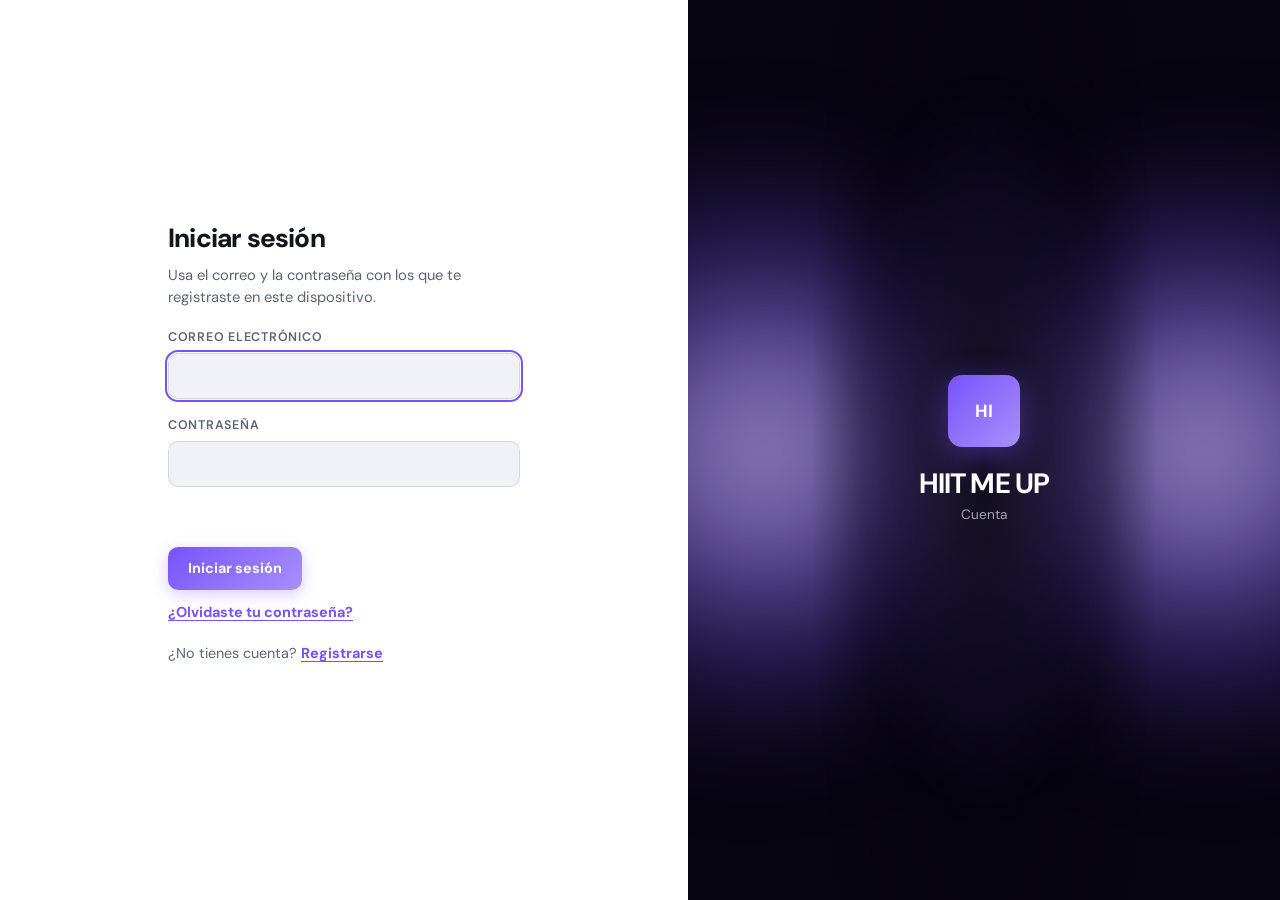
<file: index.html>
<!DOCTYPE html>
<html lang="en">
  <head>
    <meta charset="UTF-8" />
    <meta name="viewport" content="width=device-width, initial-scale=1, viewport-fit=cover" />
    <title data-i18n="page_title_dashboard">HIIT · Workout board</title>
    <meta
      name="description"
      content="HIIT workout board — scroll the row, tap a card for the full exercise list."
    />
    <link rel="preconnect" href="https://fonts.googleapis.com" />
    <link rel="preconnect" href="https://fonts.gstatic.com" crossorigin />
    <link
      href="https://fonts.googleapis.com/css2?family=DM+Sans:ital,opsz,wght@0,9..40,400;0,9..40,600;0,9..40,700;1,9..40,400&display=swap"
      rel="stylesheet"
    />
    <link rel="stylesheet" href="styles.css" />
    <script src="theme.js"></script>
    <script src="i18n.js"></script>
    <script src="user.js"></script>
    <script src="session-guard.js"></script>
  </head>
  <body>
    <header class="app-header">
      <div class="app-header-inner">
        <a class="brand brand--link" href="index.html">
          <div class="brand-mark" aria-hidden="true">HI</div>
          <div class="brand-text">
            <strong>HIIT ME UP</strong>
            <span data-i18n="brand_gym_floor">Gym floor sessions</span>
          </div>
        </a>
        <div class="app-header-search">
          <input
            type="search"
            id="dashboard-search"
            class="dashboard-search__input app-header-search__input"
            placeholder="Search by card ID"
            data-i18n-placeholder="search_placeholder"
            autocomplete="off"
            enterkeyhint="search"
            aria-label="Search by card ID"
            data-i18n-aria-label="search_aria"
          />
        </div>
        <div class="app-header-actions">
          <button type="button" class="theme-toggle" aria-label="Toggle color theme"></button>
          <a
            href="badges.html"
            class="header-badges-link"
            aria-label="Open badges"
            data-i18n-aria-label="header_badges_aria"
          >
            <svg
              class="header-badges-link__icon"
              width="22"
              height="22"
              viewBox="0 0 24 24"
              fill="none"
              stroke="currentColor"
              stroke-width="2"
              stroke-linecap="round"
              stroke-linejoin="round"
              aria-hidden="true"
              focusable="false"
            >
              <path d="M6 9H4.5a2.5 2.5 0 0 1 0-5H6" />
              <path d="M18 9h1.5a2.5 2.5 0 0 0 0-5H18" />
              <path d="M4 22h16" />
              <path d="M10 14.66V17c0 .55-.47.98-.97 1.21C7.85 18.75 7 20.24 7 22" />
              <path d="M14 14.66V17c0 .55.47.98.97 1.21C16.15 18.75 17 20.24 17 22" />
              <path d="M18 2H6v7a6 6 0 0 0 12 0V2Z" />
            </svg>
          </a>
          <div data-user-menu></div>
        </div>
      </div>
    </header>

    <div class="promo-banner-outer shell" id="promo-banner-outer" hidden>
      <div
        class="promo-banner"
        id="promo-banner"
        role="region"
        aria-labelledby="promo-banner-heading"
      >
        <p
          class="promo-banner__text"
          id="promo-banner-heading"
          data-i18n-html="promo_banner_html"
        >
          New: <strong>Badges</strong> — see the personal records you&rsquo;ve broken and keep beating your best.
        </p>
        <div class="promo-banner__actions">
          <a href="badges.html" class="promo-banner__cta" data-i18n="promo_view_badges">View badges</a>
          <button
            type="button"
            class="promo-banner__close"
            aria-label="Dismiss badges announcement"
            data-i18n-aria-label="promo_dismiss"
          >
            <svg
              class="promo-banner__close-icon"
              width="20"
              height="20"
              viewBox="0 0 24 24"
              aria-hidden="true"
              focusable="false"
            >
              <path
                fill="currentColor"
                d="M19 6.41L17.59 5 12 10.59 6.41 5 5 6.41 10.59 12 5 17.59 6.41 19 12 13.41 17.59 19 19 17.59 13.41 12z"
              />
            </svg>
          </button>
        </div>
      </div>
    </div>

    <main>
      <h1 class="page-heading" data-i18n="dash_heading">Workout dashboard</h1>

      <section
        class="home-section metrics-panel-section"
        aria-labelledby="metrics-heading"
        data-metrics-expanded="true"
      >
        <div class="shell">
          <div class="metrics-panel-surface">
            <div class="metrics-panel-header">
              <div class="section-title metrics-panel-header__title">
                <h2 id="metrics-heading" data-i18n="metrics_heading">Metrics</h2>
              </div>
              <button
                type="button"
                class="metrics-panel-chevron-btn"
                id="metrics-panel-toggle"
                aria-expanded="true"
                aria-controls="metrics-panel-content"
                aria-label="Collapse Metrics section"
              >
                <svg
                  class="metrics-panel-chevron"
                  width="22"
                  height="22"
                  viewBox="0 0 24 24"
                  aria-hidden="true"
                >
                  <path fill="currentColor" d="M7 10l5 5 5-5H7z" />
                </svg>
              </button>
            </div>
            <div id="metrics-panel-content" class="metrics-panel-content">
              <div
                class="heatmap-shell heatmap-section"
                role="region"
                aria-label="Completion calendar by day and time"
                data-i18n-aria-label="heatmap_section_aria"
              >
                <div id="completion-heatmap"></div>
              </div>
              <div class="heatmap-shell heatmap-section" role="region" aria-label="Muscle map" data-i18n-aria-label="bm_section_aria">
                <div id="body-map"></div>
              </div>
              <div class="metrics-shell">
                <div
                  class="metrics-grid"
                  id="metrics-grid"
                  role="region"
                  aria-label="Session counts"
                  data-i18n-aria-label="metrics_grid_aria"
                ></div>
              </div>
            </div>
          </div>
        </div>
      </section>

      <section class="home-section" aria-labelledby="completed-heading">
        <div class="shell">
          <div class="section-title">
            <h2 id="completed-heading" data-i18n="completed_heading">Completed</h2>
            <p data-i18n="completed_sub">
              Sessions where every exercise is marked done. They appear here automatically.
            </p>
          </div>
        </div>
        <div class="shell carousel-shell">
          <p class="section-empty" id="completed-empty" hidden data-i18n="completed_empty">
            No sessions completed yet.
          </p>
          <div class="carousel-breakout">
            <div
              class="carousel carousel--hiit"
              id="completed-track"
              tabindex="0"
              role="region"
              aria-label="Completed sessions — scroll horizontally"
              data-i18n-aria-label="carousel_completed_aria"
            ></div>
          </div>
        </div>
      </section>

      <section class="home-section" aria-labelledby="training-heading">
        <div class="shell">
          <div class="section-title">
            <h2 id="training-heading" data-i18n="training_heading">Your training blocks</h2>
            <p data-i18n="training_sub">
              Cards are numbered in order (#1, #2, …). Sessions still in progress stay here until every
              exercise is checked off.
            </p>
          </div>
        </div>
        <div class="shell carousel-shell">
          <p class="section-empty" id="training-empty" hidden data-i18n="training_empty">
            All sessions are complete — great work.
          </p>
          <div class="carousel-breakout">
            <div
              class="carousel carousel--hiit"
              id="cards-track"
              tabindex="0"
              role="region"
              aria-label="Active sessions — scroll horizontally, tap a card to open"
              data-i18n-aria-label="carousel_training_aria"
            ></div>
          </div>
        </div>
      </section>
    </main>

    <div data-site-footer></div>

    <div id="onboard-modal" class="onboard-modal" role="dialog" aria-modal="true" aria-labelledby="onboard-title" hidden>
      <div class="onboard-modal__backdrop"></div>
      <form id="form-onboard" class="onboard-modal__panel" novalidate>
        <div>
          <h2 id="onboard-title" class="onboard-modal__title" data-i18n="onboard_title">Almost there</h2>
          <p class="onboard-modal__lead" data-i18n="onboard_lead">Choose the level of complexity you want to train at.</p>
        </div>

        <div class="onboard-field">
          <div class="level-head">
            <label for="onboard-level" class="onboard-label" data-i18n="onboard_level_label">Level of complexity</label>
            <span id="onboard-level-text" class="level-readout" aria-hidden="true"></span>
          </div>
          <input id="onboard-level" class="level-range" type="range" min="1" max="5" step="1" value="3" />
          <div class="level-range-ends" aria-hidden="true">
            <span data-i18n="onboard_level_easy">Easy</span>
            <span data-i18n="onboard_level_hardcore">Hardcore</span>
          </div>
        </div>

        <button type="submit" class="profile-save onboard-submit" data-i18n="onboard_continue">Continue</button>
      </form>
    </div>

    <script src="level-slider.js"></script>
    <script src="onboarding.js"></script>
    <script src="promo-banner.js"></script>
    <script src="data.js"></script>
    <script src="progress.js"></script>
    <script src="heatmap.js"></script>
    <script src="bodymap-zones.js"></script>
    <script src="bodymap.js"></script>
    <script src="user-menu.js"></script>
    <script src="saved.js"></script>
    <script src="likes.js"></script>
    <script src="app.js"></script>
    <script src="footer.js"></script>
  </body>
</html>
</file>
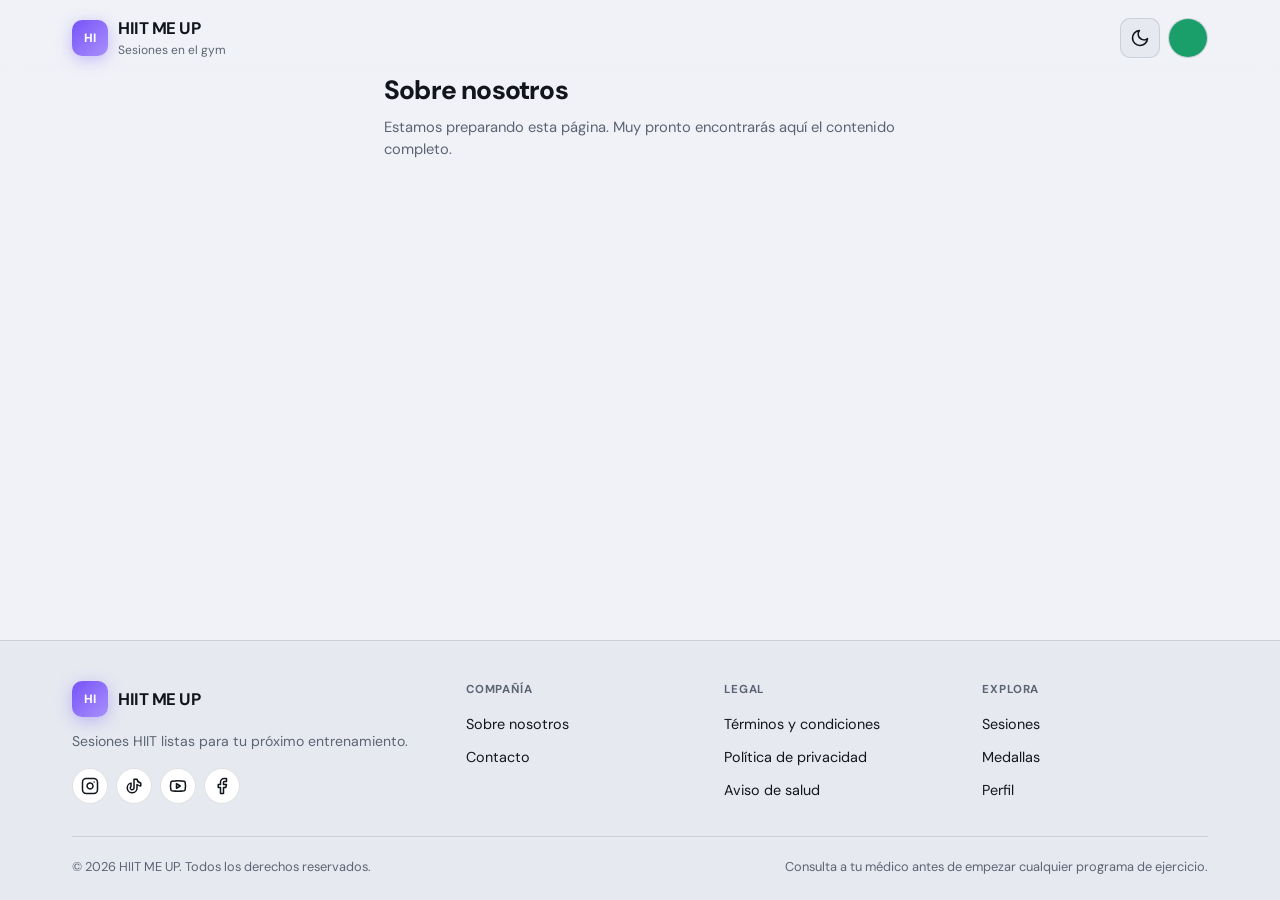
<file: about.html>
<!DOCTYPE html>
<html lang="es">
  <head>
    <meta charset="UTF-8" />
    <meta name="viewport" content="width=device-width, initial-scale=1, viewport-fit=cover" />
    <title data-i18n="page_title_about">Sobre nosotros · HIIT</title>
    <link rel="preconnect" href="https://fonts.googleapis.com" />
    <link rel="preconnect" href="https://fonts.gstatic.com" crossorigin />
    <link
      href="https://fonts.googleapis.com/css2?family=DM+Sans:ital,opsz,wght@0,9..40,400;0,9..40,600;0,9..40,700;1,9..40,400&display=swap"
      rel="stylesheet"
    />
    <link rel="stylesheet" href="styles.css" />
    <script src="theme.js"></script>
    <script src="i18n.js"></script>
  </head>
  <body class="profile-page">
    <header class="app-header">
      <div class="app-header-inner">
        <a class="brand brand--link" href="index.html">
          <div class="brand-mark" aria-hidden="true">HI</div>
          <div class="brand-text">
            <strong>HIIT ME UP</strong>
            <span data-i18n="brand_gym_floor">Sesiones en el gym</span>
          </div>
        </a>
        <div class="app-header-actions">
          <button type="button" class="theme-toggle" aria-label="Toggle color theme"></button>
          <div data-user-menu></div>
        </div>
      </div>
    </header>

    <main class="profile-main info-main">
      <h1 data-i18n="footer_about">Sobre nosotros</h1>
      <p class="profile-lead" data-i18n="info_placeholder">
        Estamos preparando esta página. Muy pronto encontrarás aquí el contenido completo.
      </p>
    </main>

    <div data-site-footer></div>

    <script src="user.js"></script>
    <script src="user-menu.js"></script>
    <script src="footer.js"></script>
  </body>
</html>
</file>
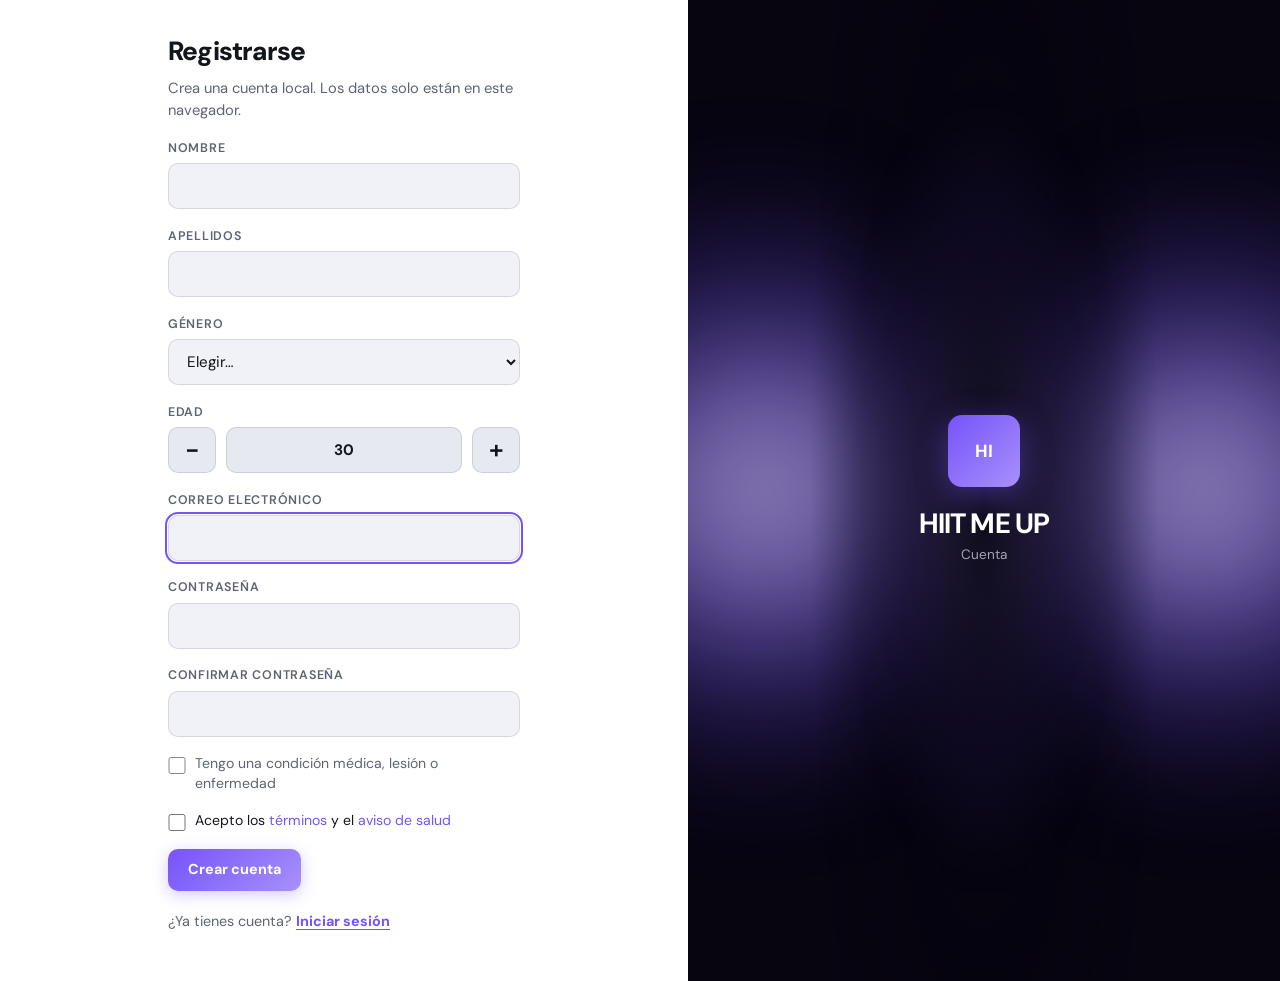
<file: auth.html>
<!DOCTYPE html>
<html lang="en">
  <head>
    <meta charset="UTF-8" />
    <meta name="viewport" content="width=device-width, initial-scale=1, viewport-fit=cover" />
    <title data-i18n="page_title_account">Account · HIIT</title>
    <link rel="preconnect" href="https://fonts.googleapis.com" />
    <link rel="preconnect" href="https://fonts.gstatic.com" crossorigin />
    <link
      href="https://fonts.googleapis.com/css2?family=DM+Sans:ital,opsz,wght@0,9..40,400;0,9..40,600;0,9..40,700;1,9..40,400&display=swap"
      rel="stylesheet"
    />
    <link rel="stylesheet" href="styles.css" />
    <script src="theme.js"></script>
    <script src="i18n.js"></script>
  </head>
  <body class="profile-page auth-page">
    <div class="auth-split">
      <main class="profile-main auth-main">
        <div class="auth-panels">
          <section id="auth-panel-login" class="auth-panel" aria-labelledby="auth-login-heading">
            <h1 id="auth-login-heading" class="auth-heading" data-i18n="auth_login_title">Log in</h1>
            <p class="profile-lead auth-lead" data-i18n="auth_login_lead">
              Use the email and password you signed up with on this device.
            </p>
            <form id="form-login" class="profile-form auth-form" novalidate>
              <div class="profile-field">
                <label for="login-email" data-i18n="auth_email">Email</label>
                <input id="login-email" name="email" type="email" autocomplete="username" required />
              </div>
              <div class="profile-field">
                <label for="login-password" data-i18n="auth_password">Password</label>
                <input id="login-password" name="password" type="password" autocomplete="current-password" required />
              </div>
              <p id="login-error" class="auth-error" role="alert" aria-live="polite"></p>
              <div class="profile-actions">
                <button type="submit" class="profile-save" data-i18n="auth_login_submit">Log in</button>
              </div>
            </form>
            <p class="auth-switch auth-forgot">
              <button type="button" class="auth-switch-btn" data-auth-show="forgot" data-i18n="auth_forgot_link">
                Forgot your password?
              </button>
            </p>
            <p class="auth-switch">
              <span data-i18n="auth_need_account">Need an account?</span>
              <button type="button" class="auth-switch-btn" data-auth-show="signup" data-i18n="auth_sign_up_btn">
                Sign up
              </button>
            </p>
          </section>

          <section id="auth-panel-signup" class="auth-panel" aria-labelledby="auth-signup-heading" hidden>
            <h1 id="auth-signup-heading" class="auth-heading" data-i18n="auth_signup_title">Sign up</h1>
            <form id="form-signup" class="profile-form auth-form" novalidate>
              <p class="profile-lead auth-lead" data-i18n="auth_signup_lead">
                Create a local account. Data stays in this browser only.
              </p>
              <div class="profile-field">
                <label for="signup-first-name" data-i18n="profile_first_name">First name</label>
                <input id="signup-first-name" type="text" autocomplete="given-name" maxlength="60" required />
              </div>
              <div class="profile-field">
                <label for="signup-last-name" data-i18n="profile_last_name">Last name</label>
                <input id="signup-last-name" type="text" autocomplete="family-name" maxlength="60" required />
              </div>
              <div class="profile-field">
                <label for="signup-gender" data-i18n="profile_gender">Gender</label>
                <select id="signup-gender">
                  <option value="" data-i18n="profile_select">Select…</option>
                  <option value="female" data-i18n="profile_gender_female">Female</option>
                  <option value="male" data-i18n="profile_gender_male">Male</option>
                  <option value="non-binary" data-i18n="profile_gender_nb">Non-binary</option>
                  <option value="other" data-i18n="profile_gender_other">Other</option>
                  <option value="prefer-not" data-i18n="profile_gender_prefer_not">Prefer not to say</option>
                </select>
              </div>
              <div class="onboard-field">
                <label for="signup-age" class="onboard-label" data-i18n="onboard_age_label">Age</label>
                <div class="onboard-stepper">
                  <button type="button" id="signup-age-dec" class="onboard-stepper__btn" aria-label="Decrease age" data-i18n-aria-label="onboard_age_dec">&minus;</button>
                  <input id="signup-age" class="onboard-stepper__input" type="number" inputmode="numeric" min="13" max="100" step="1" value="30" autocomplete="off" />
                  <button type="button" id="signup-age-inc" class="onboard-stepper__btn" aria-label="Increase age" data-i18n-aria-label="onboard_age_inc">+</button>
                </div>
                <p id="signup-age-error" class="auth-error" role="alert" aria-live="polite"></p>
              </div>
              <div class="profile-field">
                <label for="signup-email" data-i18n="auth_email">Email</label>
                <input id="signup-email" name="email" type="email" autocomplete="email" required />
              </div>
              <div class="profile-field">
                <label for="signup-password" data-i18n="auth_password">Password</label>
                <input id="signup-password" name="password" type="password" autocomplete="new-password" required minlength="8" />
              </div>
              <div class="profile-field">
                <label for="signup-password-confirm" data-i18n="auth_confirm_password">Confirm password</label>
                <input id="signup-password-confirm" name="passwordConfirm" type="password" autocomplete="new-password" required minlength="8" />
              </div>
              <div class="profile-field">
                <label class="onboard-check">
                  <input id="signup-health" type="checkbox" />
                  <span data-i18n="onboard_health_label">I have a medical condition, injury or illness</span>
                </label>
                <textarea
                  id="signup-health-notes"
                  rows="2"
                  maxlength="300"
                  hidden
                  placeholder="Tell us briefly (optional)"
                  data-i18n-placeholder="onboard_health_notes"
                  aria-label="Tell us briefly (optional)"
                  data-i18n-aria-label="onboard_health_notes"
                ></textarea>
              </div>
              <label class="onboard-check">
                <input id="signup-terms" type="checkbox" />
                <span data-i18n-html="onboard_terms">
                  I accept the <a href="terms.html" target="_blank" rel="noopener">terms</a> and the
                  <a href="health-disclaimer.html" target="_blank" rel="noopener">health disclaimer</a>
                </span>
              </label>
              <p id="signup-error" class="auth-error" role="alert" aria-live="polite"></p>
              <div class="profile-actions">
                <button type="submit" class="profile-save" data-i18n="auth_create_account">Create account</button>
              </div>
            </form>
            <p class="auth-switch">
              <span data-i18n="auth_have_account">Already have an account?</span>
              <button type="button" class="auth-switch-btn" data-auth-show="login" data-i18n="auth_login_btn">
                Log in
              </button>
            </p>
          </section>
          <section id="auth-panel-forgot" class="auth-panel" aria-labelledby="auth-forgot-heading" hidden>
            <h1 id="auth-forgot-heading" class="auth-heading" data-i18n="auth_forgot_title">Reset password</h1>
            <p class="profile-lead auth-lead" data-i18n="auth_forgot_lead">
              Accounts are stored only in this browser, so we can&rsquo;t send an email. Enter the email you signed up with
              and choose a new password.
            </p>
            <form id="form-forgot" class="profile-form auth-form" novalidate>
              <div class="profile-field">
                <label for="forgot-email" data-i18n="auth_email">Email</label>
                <input id="forgot-email" name="email" type="email" autocomplete="username" required />
              </div>
              <div class="profile-field">
                <label for="forgot-password" data-i18n="auth_new_password">New password</label>
                <input
                  id="forgot-password"
                  name="password"
                  type="password"
                  autocomplete="new-password"
                  required
                  minlength="8"
                />
              </div>
              <div class="profile-field">
                <label for="forgot-password-confirm" data-i18n="auth_confirm_password">Confirm password</label>
                <input
                  id="forgot-password-confirm"
                  name="passwordConfirm"
                  type="password"
                  autocomplete="new-password"
                  required
                  minlength="8"
                />
              </div>
              <p id="forgot-error" class="auth-error" role="alert" aria-live="polite"></p>
              <div class="profile-actions">
                <button type="submit" class="profile-save" data-i18n="auth_forgot_submit">Reset password</button>
              </div>
            </form>
            <p class="auth-switch">
              <button type="button" class="auth-switch-btn" data-auth-show="login" data-i18n="auth_back_to_login">
                Back to log in
              </button>
            </p>
          </section>
        </div>
      </main>
      <aside class="auth-aside">
        <div class="auth-aside__ambient" aria-hidden="true">
          <span class="auth-aside__bloom auth-aside__bloom--left"></span>
          <span class="auth-aside__bloom auth-aside__bloom--right"></span>
          <span class="auth-aside__bloom auth-aside__bloom--center"></span>
          <span class="auth-aside__bloom auth-aside__bloom--vignette"></span>
        </div>
        <div class="auth-aside__inner">
          <a class="brand brand--link auth-aside__brand" href="index.html">
            <div class="brand-mark" aria-hidden="true">HI</div>
            <div class="brand-text">
              <strong>HIIT ME UP</strong>
              <span data-i18n="brand_account">Account</span>
            </div>
          </a>
        </div>
      </aside>
    </div>

        <script src="user.js"></script>
    <script src="age-stepper.js"></script>
    <script src="auth.js"></script>
  </body>
</html>
</file>
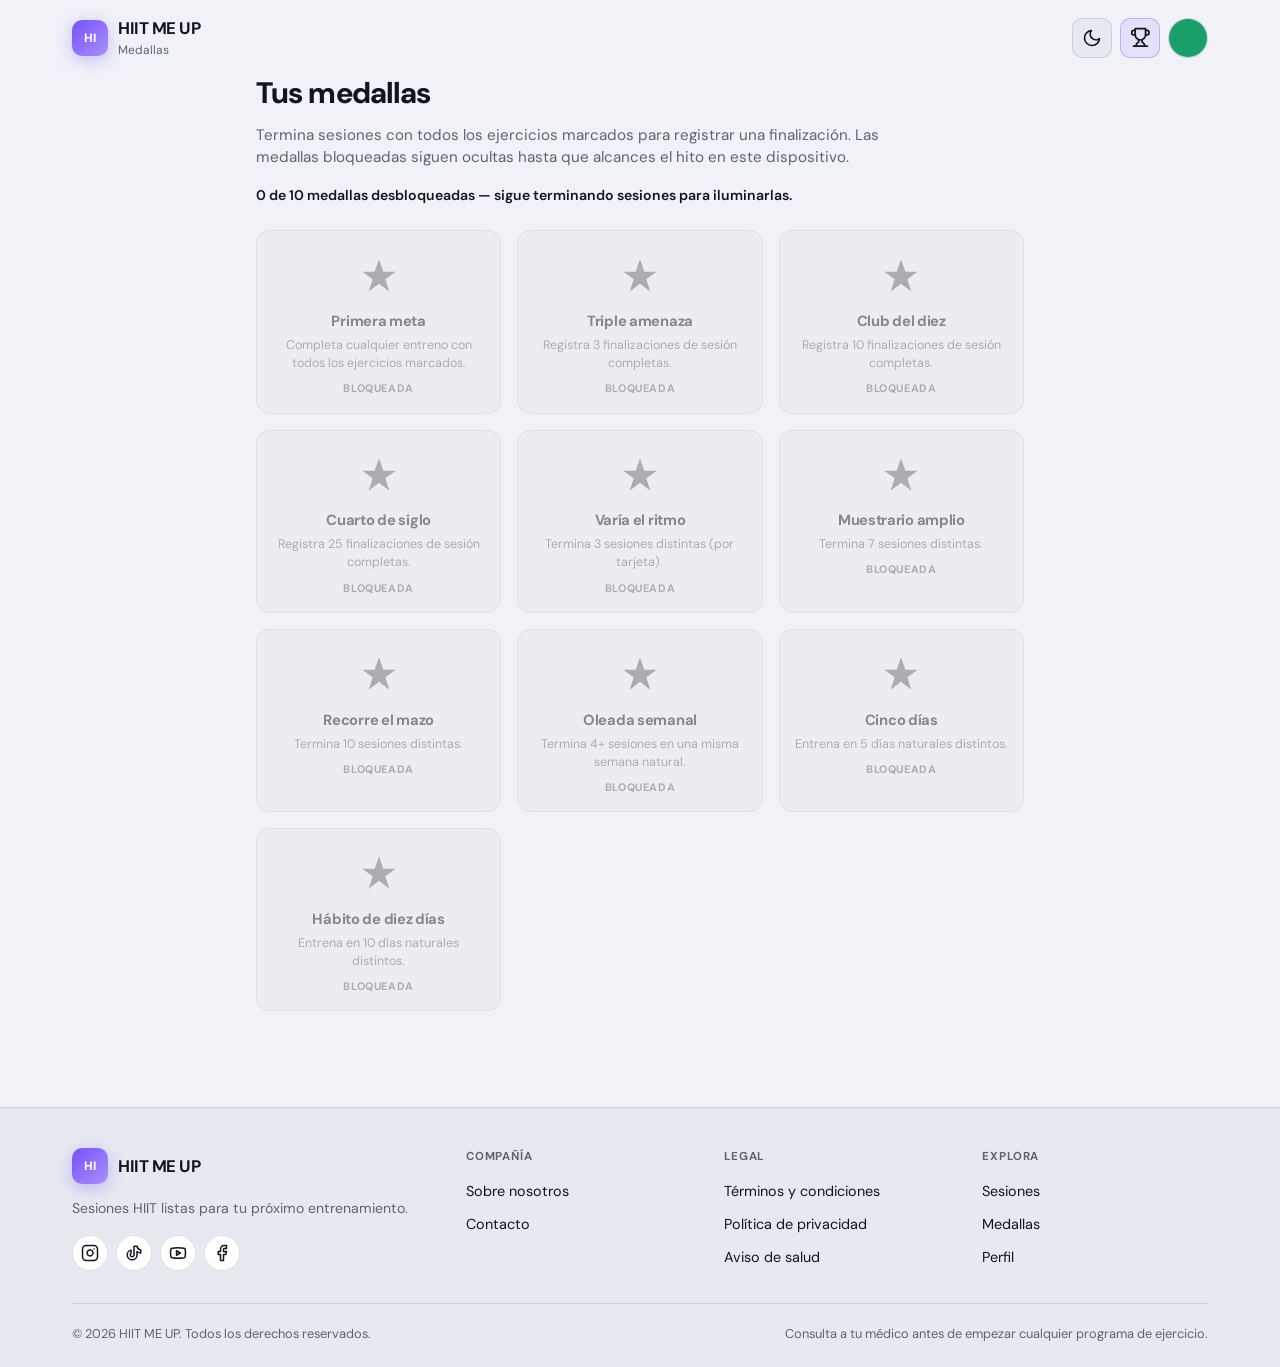
<file: badges.html>
<!DOCTYPE html>
<html lang="en">
  <head>
    <meta charset="UTF-8" />
    <meta name="viewport" content="width=device-width, initial-scale=1, viewport-fit=cover" />
    <title data-i18n="page_title_badges">Badges · HIIT</title>
    <link rel="preconnect" href="https://fonts.googleapis.com" />
    <link rel="preconnect" href="https://fonts.gstatic.com" crossorigin />
    <link
      href="https://fonts.googleapis.com/css2?family=DM+Sans:ital,opsz,wght@0,9..40,400;0,9..40,600;0,9..40,700;1,9..40,400&display=swap"
      rel="stylesheet"
    />
    <link rel="stylesheet" href="styles.css" />
    <script src="theme.js"></script>
    <script src="i18n.js"></script>
  </head>
  <body class="profile-page badges-page">
    <header class="app-header">
      <div class="app-header-inner">
        <a class="brand brand--link" href="index.html">
          <div class="brand-mark" aria-hidden="true">HI</div>
          <div class="brand-text">
            <strong>HIIT ME UP</strong>
            <span data-i18n="brand_badges">Badges</span>
          </div>
        </a>
        <div class="app-header-actions">
          <button type="button" class="theme-toggle" aria-label="Toggle color theme"></button>
          <a
            href="badges.html"
            class="header-badges-link header-badges-link--current"
            aria-label="Badges"
            aria-current="page"
            data-i18n-aria-label="header_badges_current"
          >
            <svg
              class="header-badges-link__icon"
              width="22"
              height="22"
              viewBox="0 0 24 24"
              fill="none"
              stroke="currentColor"
              stroke-width="2"
              stroke-linecap="round"
              stroke-linejoin="round"
              aria-hidden="true"
              focusable="false"
            >
              <path d="M6 9H4.5a2.5 2.5 0 0 1 0-5H6" />
              <path d="M18 9h1.5a2.5 2.5 0 0 0 0-5H18" />
              <path d="M4 22h16" />
              <path d="M10 14.66V17c0 .55-.47.98-.97 1.21C7.85 18.75 7 20.24 7 22" />
              <path d="M14 14.66V17c0 .55.47.98.97 1.21C16.15 18.75 17 20.24 17 22" />
              <path d="M18 2H6v7a6 6 0 0 0 12 0V2Z" />
            </svg>
          </a>
          <div data-user-menu></div>
        </div>
      </div>
    </header>

    <main class="badges-main shell">
      <h1 class="badges-page-title" data-i18n="badges_page_title">Your badges</h1>
      <p class="badges-page-lead" data-i18n="badges_page_lead">
        Finish sessions with every exercise checked to log a completion. Locked badges stay phantom until you hit the
        milestone on this device.
      </p>
      <p id="badges-summary" class="badges-summary" role="status" aria-live="polite"></p>
      <ul class="badges-grid" id="badges-grid" role="list"></ul>
    </main>

    <div data-site-footer></div>

    <script src="user.js"></script>
    <script src="progress.js"></script>
    <script src="user-menu.js"></script>
    <script src="data.js"></script>
    <script src="saved.js"></script>
    <script src="badges.js"></script>
    <script src="footer.js"></script>
  </body>
</html>
</file>
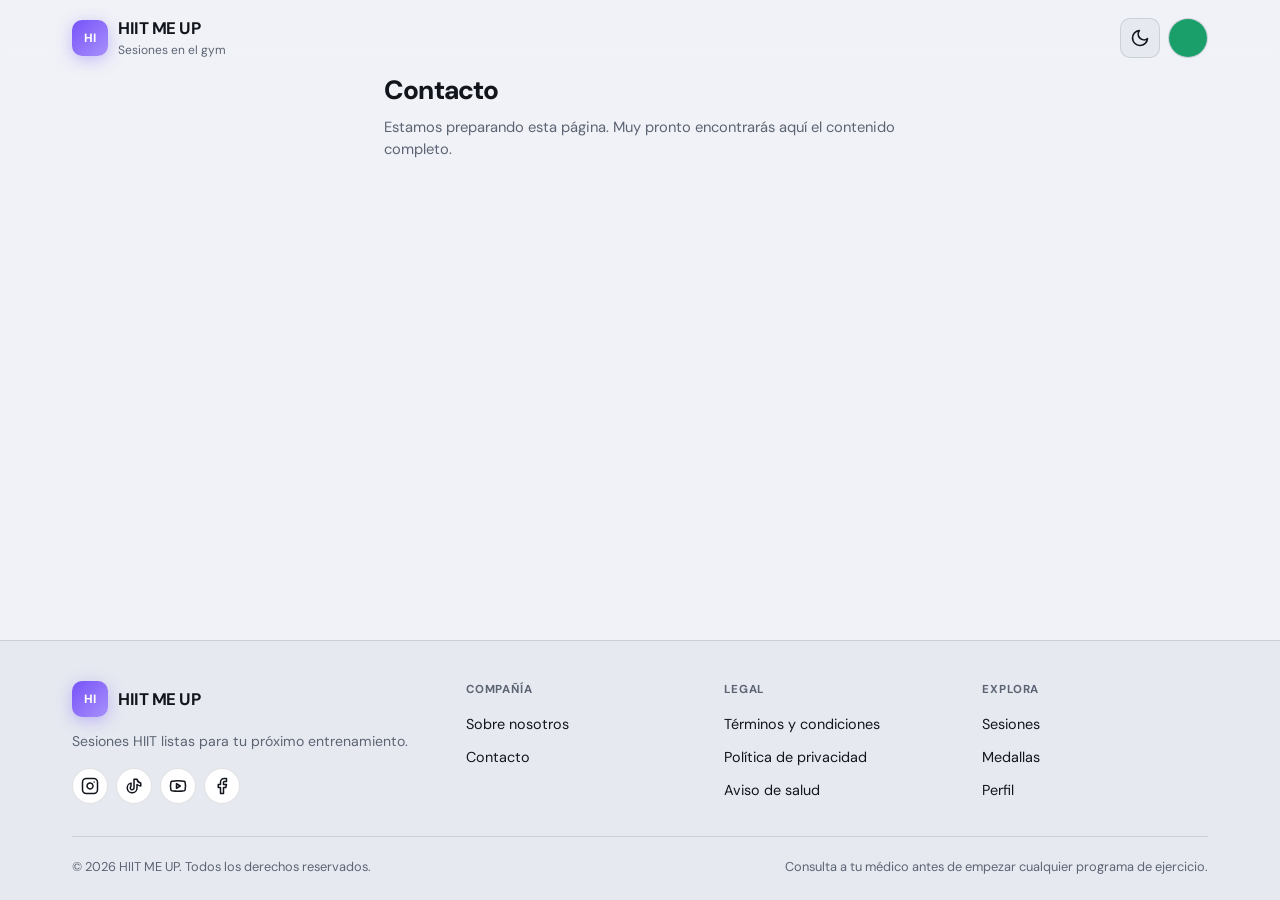
<file: contact.html>
<!DOCTYPE html>
<html lang="es">
  <head>
    <meta charset="UTF-8" />
    <meta name="viewport" content="width=device-width, initial-scale=1, viewport-fit=cover" />
    <title data-i18n="page_title_contact">Contacto · HIIT</title>
    <link rel="preconnect" href="https://fonts.googleapis.com" />
    <link rel="preconnect" href="https://fonts.gstatic.com" crossorigin />
    <link
      href="https://fonts.googleapis.com/css2?family=DM+Sans:ital,opsz,wght@0,9..40,400;0,9..40,600;0,9..40,700;1,9..40,400&display=swap"
      rel="stylesheet"
    />
    <link rel="stylesheet" href="styles.css" />
    <script src="theme.js"></script>
    <script src="i18n.js"></script>
  </head>
  <body class="profile-page">
    <header class="app-header">
      <div class="app-header-inner">
        <a class="brand brand--link" href="index.html">
          <div class="brand-mark" aria-hidden="true">HI</div>
          <div class="brand-text">
            <strong>HIIT ME UP</strong>
            <span data-i18n="brand_gym_floor">Sesiones en el gym</span>
          </div>
        </a>
        <div class="app-header-actions">
          <button type="button" class="theme-toggle" aria-label="Toggle color theme"></button>
          <div data-user-menu></div>
        </div>
      </div>
    </header>

    <main class="profile-main info-main">
      <h1 data-i18n="footer_contact">Contacto</h1>
      <p class="profile-lead" data-i18n="info_placeholder">
        Estamos preparando esta página. Muy pronto encontrarás aquí el contenido completo.
      </p>
    </main>

    <div data-site-footer></div>

    <script src="user.js"></script>
    <script src="user-menu.js"></script>
    <script src="footer.js"></script>
  </body>
</html>
</file>
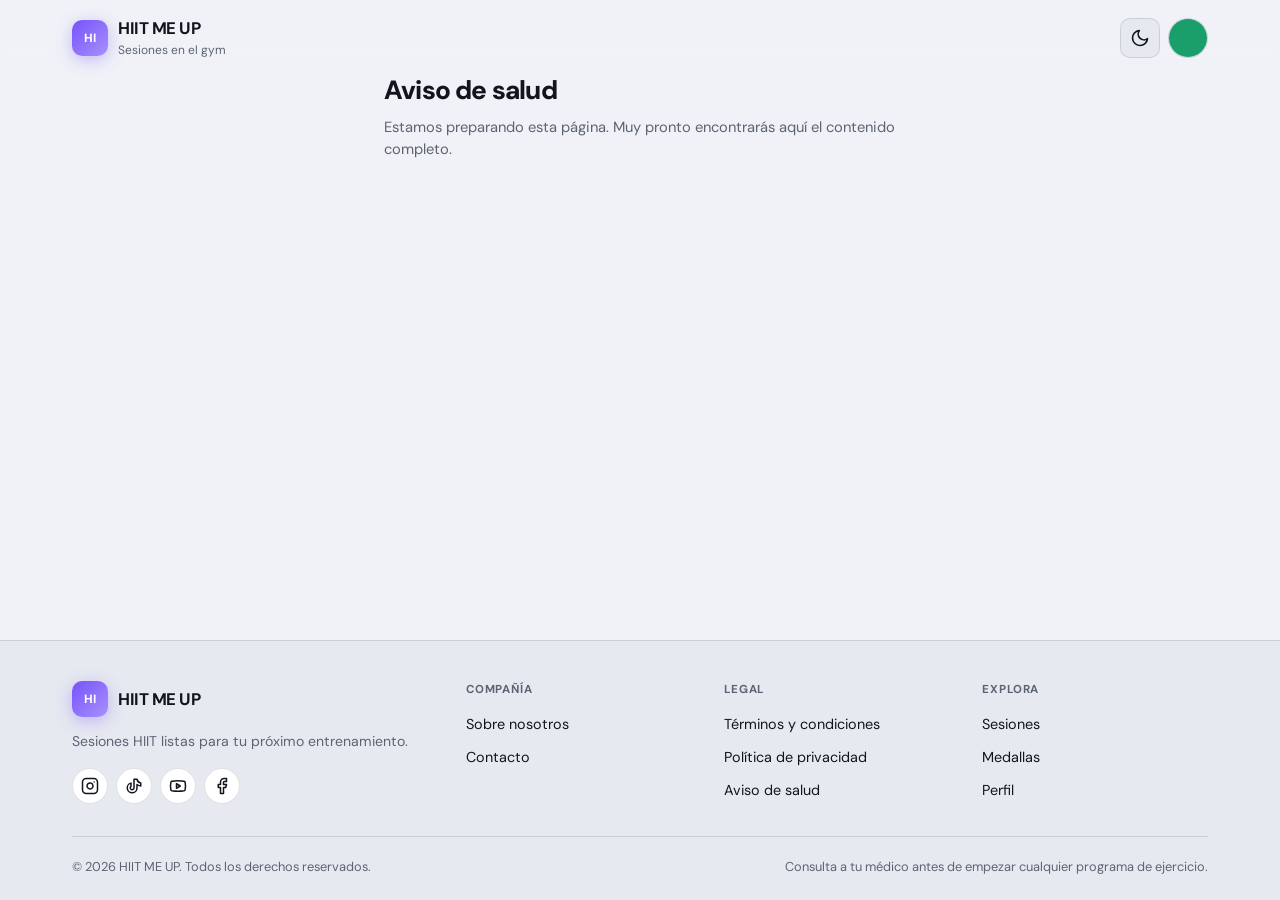
<file: health-disclaimer.html>
<!DOCTYPE html>
<html lang="es">
  <head>
    <meta charset="UTF-8" />
    <meta name="viewport" content="width=device-width, initial-scale=1, viewport-fit=cover" />
    <title data-i18n="page_title_health">Aviso de salud · HIIT</title>
    <link rel="preconnect" href="https://fonts.googleapis.com" />
    <link rel="preconnect" href="https://fonts.gstatic.com" crossorigin />
    <link
      href="https://fonts.googleapis.com/css2?family=DM+Sans:ital,opsz,wght@0,9..40,400;0,9..40,600;0,9..40,700;1,9..40,400&display=swap"
      rel="stylesheet"
    />
    <link rel="stylesheet" href="styles.css" />
    <script src="theme.js"></script>
    <script src="i18n.js"></script>
  </head>
  <body class="profile-page">
    <header class="app-header">
      <div class="app-header-inner">
        <a class="brand brand--link" href="index.html">
          <div class="brand-mark" aria-hidden="true">HI</div>
          <div class="brand-text">
            <strong>HIIT ME UP</strong>
            <span data-i18n="brand_gym_floor">Sesiones en el gym</span>
          </div>
        </a>
        <div class="app-header-actions">
          <button type="button" class="theme-toggle" aria-label="Toggle color theme"></button>
          <div data-user-menu></div>
        </div>
      </div>
    </header>

    <main class="profile-main info-main">
      <h1 data-i18n="footer_health">Aviso de salud</h1>
      <p class="profile-lead" data-i18n="info_placeholder">
        Estamos preparando esta página. Muy pronto encontrarás aquí el contenido completo.
      </p>
    </main>

    <div data-site-footer></div>

    <script src="user.js"></script>
    <script src="user-menu.js"></script>
    <script src="footer.js"></script>
  </body>
</html>
</file>
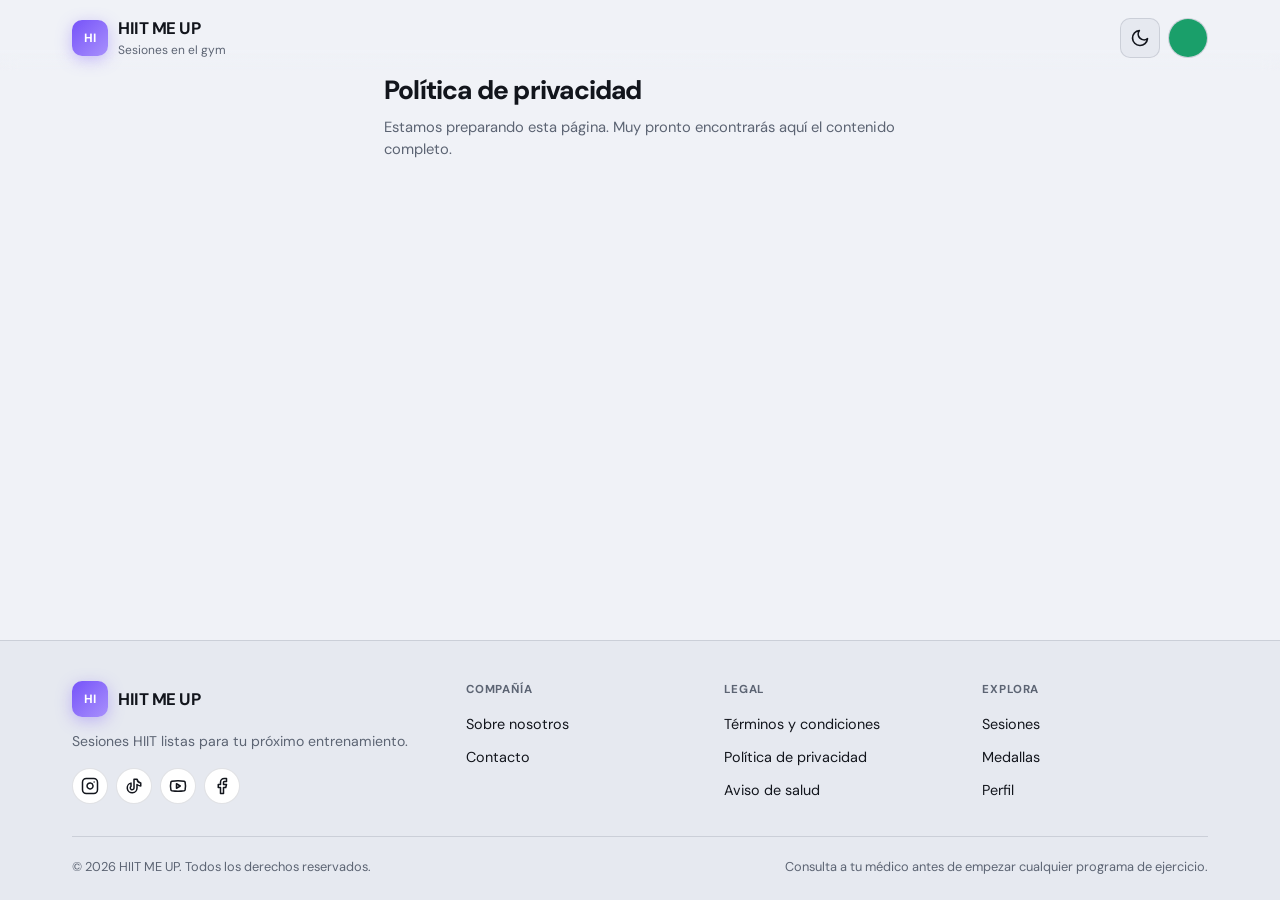
<file: privacy.html>
<!DOCTYPE html>
<html lang="es">
  <head>
    <meta charset="UTF-8" />
    <meta name="viewport" content="width=device-width, initial-scale=1, viewport-fit=cover" />
    <title data-i18n="page_title_privacy">Política de privacidad · HIIT</title>
    <link rel="preconnect" href="https://fonts.googleapis.com" />
    <link rel="preconnect" href="https://fonts.gstatic.com" crossorigin />
    <link
      href="https://fonts.googleapis.com/css2?family=DM+Sans:ital,opsz,wght@0,9..40,400;0,9..40,600;0,9..40,700;1,9..40,400&display=swap"
      rel="stylesheet"
    />
    <link rel="stylesheet" href="styles.css" />
    <script src="theme.js"></script>
    <script src="i18n.js"></script>
  </head>
  <body class="profile-page">
    <header class="app-header">
      <div class="app-header-inner">
        <a class="brand brand--link" href="index.html">
          <div class="brand-mark" aria-hidden="true">HI</div>
          <div class="brand-text">
            <strong>HIIT ME UP</strong>
            <span data-i18n="brand_gym_floor">Sesiones en el gym</span>
          </div>
        </a>
        <div class="app-header-actions">
          <button type="button" class="theme-toggle" aria-label="Toggle color theme"></button>
          <div data-user-menu></div>
        </div>
      </div>
    </header>

    <main class="profile-main info-main">
      <h1 data-i18n="footer_privacy">Política de privacidad</h1>
      <p class="profile-lead" data-i18n="info_placeholder">
        Estamos preparando esta página. Muy pronto encontrarás aquí el contenido completo.
      </p>
    </main>

    <div data-site-footer></div>

    <script src="user.js"></script>
    <script src="user-menu.js"></script>
    <script src="footer.js"></script>
  </body>
</html>
</file>
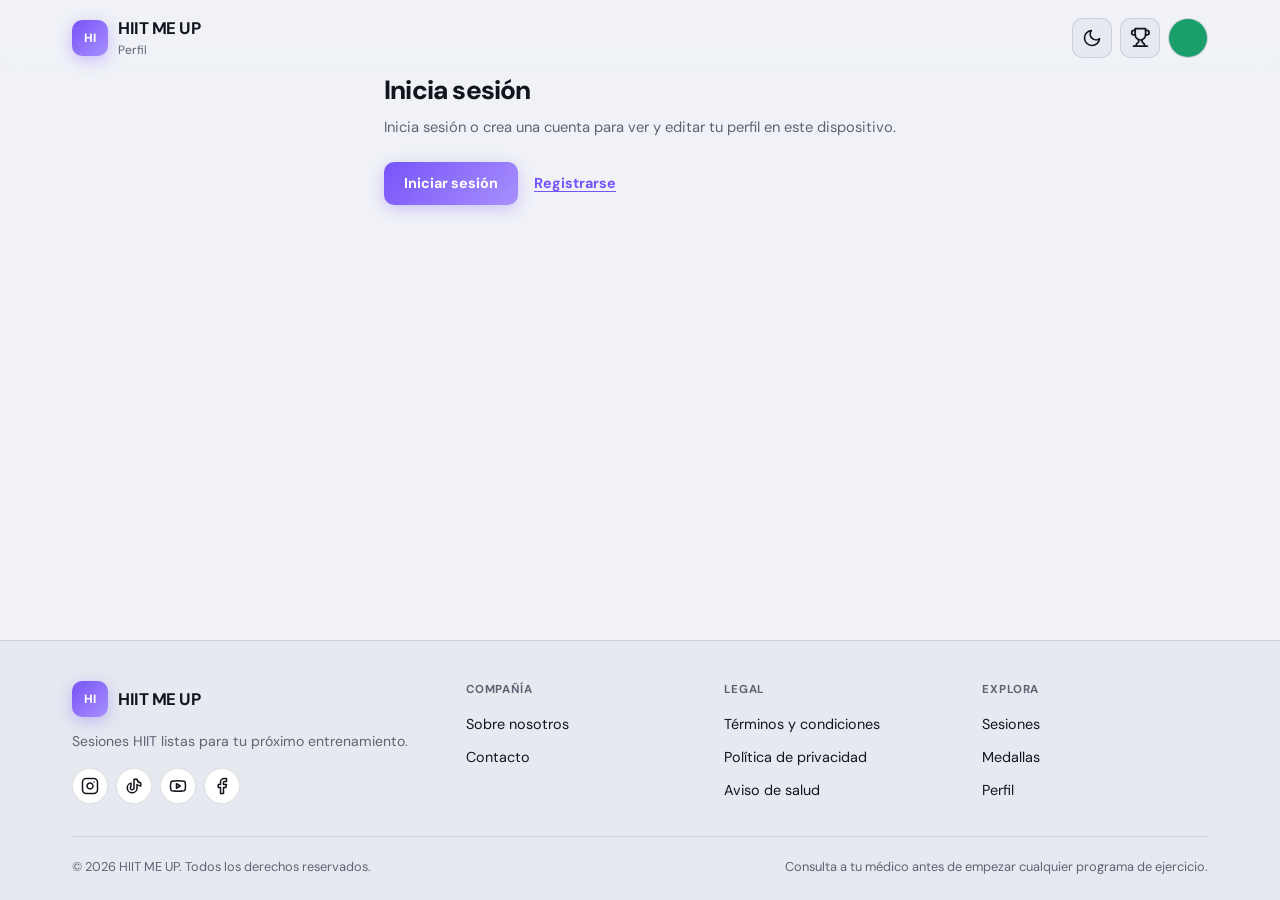
<file: profile.html>
<!DOCTYPE html>
<html lang="en">
  <head>
    <meta charset="UTF-8" />
    <meta name="viewport" content="width=device-width, initial-scale=1, viewport-fit=cover" />
    <title data-i18n="page_title_profile">Profile · HIIT</title>
    <link rel="preconnect" href="https://fonts.googleapis.com" />
    <link rel="preconnect" href="https://fonts.gstatic.com" crossorigin />
    <link
      href="https://fonts.googleapis.com/css2?family=DM+Sans:ital,opsz,wght@0,9..40,400;0,9..40,600;0,9..40,700;1,9..40,400&display=swap"
      rel="stylesheet"
    />
    <link rel="stylesheet" href="styles.css" />
    <script src="theme.js"></script>
    <script src="i18n.js"></script>
  </head>
  <body class="profile-page">
    <header class="app-header">
      <div class="app-header-inner">
        <a class="brand brand--link" href="index.html">
          <div class="brand-mark" aria-hidden="true">HI</div>
          <div class="brand-text">
            <strong>HIIT ME UP</strong>
            <span data-i18n="brand_profile">Profile</span>
          </div>
        </a>
        <div class="app-header-actions">
          <button type="button" class="theme-toggle" aria-label="Toggle color theme"></button>
          <a
            href="badges.html"
            class="header-badges-link"
            aria-label="Open badges"
            data-i18n-aria-label="header_badges_aria"
          >
            <svg
              class="header-badges-link__icon"
              width="22"
              height="22"
              viewBox="0 0 24 24"
              fill="none"
              stroke="currentColor"
              stroke-width="2"
              stroke-linecap="round"
              stroke-linejoin="round"
              aria-hidden="true"
              focusable="false"
            >
              <path d="M6 9H4.5a2.5 2.5 0 0 1 0-5H6" />
              <path d="M18 9h1.5a2.5 2.5 0 0 0 0-5H18" />
              <path d="M4 22h16" />
              <path d="M10 14.66V17c0 .55-.47.98-.97 1.21C7.85 18.75 7 20.24 7 22" />
              <path d="M14 14.66V17c0 .55.47.98.97 1.21C16.15 18.75 17 20.24 17 22" />
              <path d="M18 2H6v7a6 6 0 0 0 12 0V2Z" />
            </svg>
          </a>
          <div data-user-menu></div>
        </div>
      </div>
    </header>

    <main class="profile-main">
      <div id="profile-gate" class="profile-gate">
        <h1 class="profile-gate-title" data-i18n="profile_gate_title">Sign in required</h1>
        <p class="profile-lead" data-i18n="profile_gate_lead">
          Log in or create an account to view and edit your profile on this device.
        </p>
        <div class="profile-gate-actions">
          <a href="auth.html#login" class="profile-save profile-save--inline" data-i18n="profile_log_in">Log in</a>
          <a href="auth.html#signup" class="profile-gate-link" data-i18n="profile_sign_up_link">Sign up</a>
        </div>
      </div>

      <div id="profile-content" class="profile-content" hidden>
        <h1 data-i18n="profile_content_title">Your profile</h1>
        <p class="profile-lead" data-i18n="profile_content_lead">
          Update your details. Everything is stored only on this device.
        </p>

        <form id="profile-form" class="profile-form" novalidate>
          <div class="profile-field">
            <label for="profile-first-name" data-i18n="profile_first_name">First name</label>
            <input id="profile-first-name" name="firstName" type="text" autocomplete="given-name" />
          </div>
          <div class="profile-field">
            <label for="profile-last-name" data-i18n="profile_last_name">Last name</label>
            <input id="profile-last-name" name="lastName" type="text" autocomplete="family-name" />
          </div>
          <div class="profile-field">
            <label for="profile-age" data-i18n="profile_age">Age</label>
            <input id="profile-age" name="age" type="number" min="1" max="120" inputmode="numeric" />
          </div>
          <div class="profile-field">
            <div class="level-head">
              <label for="profile-level" data-i18n="profile_level">Level of complexity</label>
              <span id="profile-level-text" class="level-readout" aria-hidden="true"></span>
            </div>
            <input id="profile-level" name="level" class="level-range" type="range" min="1" max="5" step="1" value="3" />
            <div class="level-range-ends" aria-hidden="true">
              <span data-i18n="onboard_level_easy">Easy</span>
              <span data-i18n="onboard_level_hardcore">Hardcore</span>
            </div>
          </div>
          <div class="profile-field">
            <label class="onboard-check">
              <input id="profile-health" type="checkbox" />
              <span data-i18n="profile_health_label">Medical condition, injury or illness</span>
            </label>
            <textarea
              id="profile-health-notes"
              rows="2"
              maxlength="300"
              hidden
              aria-label="Tell us briefly (optional)"
              data-i18n-aria-label="onboard_health_notes"
              placeholder="Tell us briefly (optional)"
              data-i18n-placeholder="onboard_health_notes"
            ></textarea>
          </div>
          <div class="profile-field">
            <label for="profile-gender" data-i18n="profile_gender">Gender</label>
            <select id="profile-gender" name="gender" autocomplete="sex">
              <option value="" data-i18n="profile_select">Select…</option>
              <option value="female" data-i18n="profile_gender_female">Female</option>
              <option value="male" data-i18n="profile_gender_male">Male</option>
              <option value="non-binary" data-i18n="profile_gender_nb">Non-binary</option>
              <option value="other" data-i18n="profile_gender_other">Other</option>
              <option value="prefer-not" data-i18n="profile_gender_prefer_not">Prefer not to say</option>
            </select>
          </div>
          <div class="profile-field">
            <label for="profile-country" data-i18n="profile_country">Country</label>
            <select id="profile-country" name="country" autocomplete="country-name">
              <option value="" data-i18n="profile_select">Select…</option>
              <option value="AR">Argentina</option>
              <option value="AU">Australia</option>
              <option value="AT">Austria</option>
              <option value="BE">Belgium</option>
              <option value="BR">Brazil</option>
              <option value="CA">Canada</option>
              <option value="CL">Chile</option>
              <option value="CN">China</option>
              <option value="CO">Colombia</option>
              <option value="CR">Costa Rica</option>
              <option value="DK">Denmark</option>
              <option value="EG">Egypt</option>
              <option value="FI">Finland</option>
              <option value="FR">France</option>
              <option value="DE">Germany</option>
              <option value="GR">Greece</option>
              <option value="IN">India</option>
              <option value="ID">Indonesia</option>
              <option value="IE">Ireland</option>
              <option value="IL">Israel</option>
              <option value="IT">Italy</option>
              <option value="JP">Japan</option>
              <option value="MY">Malaysia</option>
              <option value="MX">Mexico</option>
              <option value="NL">Netherlands</option>
              <option value="NZ">New Zealand</option>
              <option value="NO">Norway</option>
              <option value="PE">Peru</option>
              <option value="PH">Philippines</option>
              <option value="PL">Poland</option>
              <option value="PT">Portugal</option>
              <option value="RO">Romania</option>
              <option value="SA">Saudi Arabia</option>
              <option value="SG">Singapore</option>
              <option value="ZA">South Africa</option>
              <option value="KR">South Korea</option>
              <option value="ES">Spain</option>
              <option value="SE">Sweden</option>
              <option value="CH">Switzerland</option>
              <option value="TW">Taiwan</option>
              <option value="TH">Thailand</option>
              <option value="TR">Turkey</option>
              <option value="AE">United Arab Emirates</option>
              <option value="GB">United Kingdom</option>
              <option value="US">United States</option>
              <option value="VN">Vietnam</option>
            </select>
          </div>
          <div class="profile-field">
            <label for="profile-email" data-i18n="profile_email">Email</label>
            <input id="profile-email" name="email" type="email" autocomplete="email" />
            <p id="profile-email-hint" class="profile-field-hint" hidden data-i18n="profile_email_hint">
              Email matches your account and cannot be changed here.
            </p>
          </div>
          <div class="profile-field">
            <label for="profile-phone" data-i18n="profile_phone">Phone</label>
            <input id="profile-phone" name="phone" type="tel" autocomplete="tel" />
          </div>
          <div class="profile-actions">
            <button type="submit" class="profile-save" data-i18n="profile_save">Save profile</button>
            <p id="profile-status" class="profile-status" role="status" aria-live="polite"></p>
          </div>
        </form>
      </div>
    </main>

    <div data-site-footer></div>

    <script src="user.js"></script>
    <script src="user-menu.js"></script>
    <script src="data.js"></script>
    <script src="saved.js"></script>
    <script src="level-slider.js"></script>
    <script src="profile.js"></script>
    <script src="footer.js"></script>
  </body>
</html>
</file>
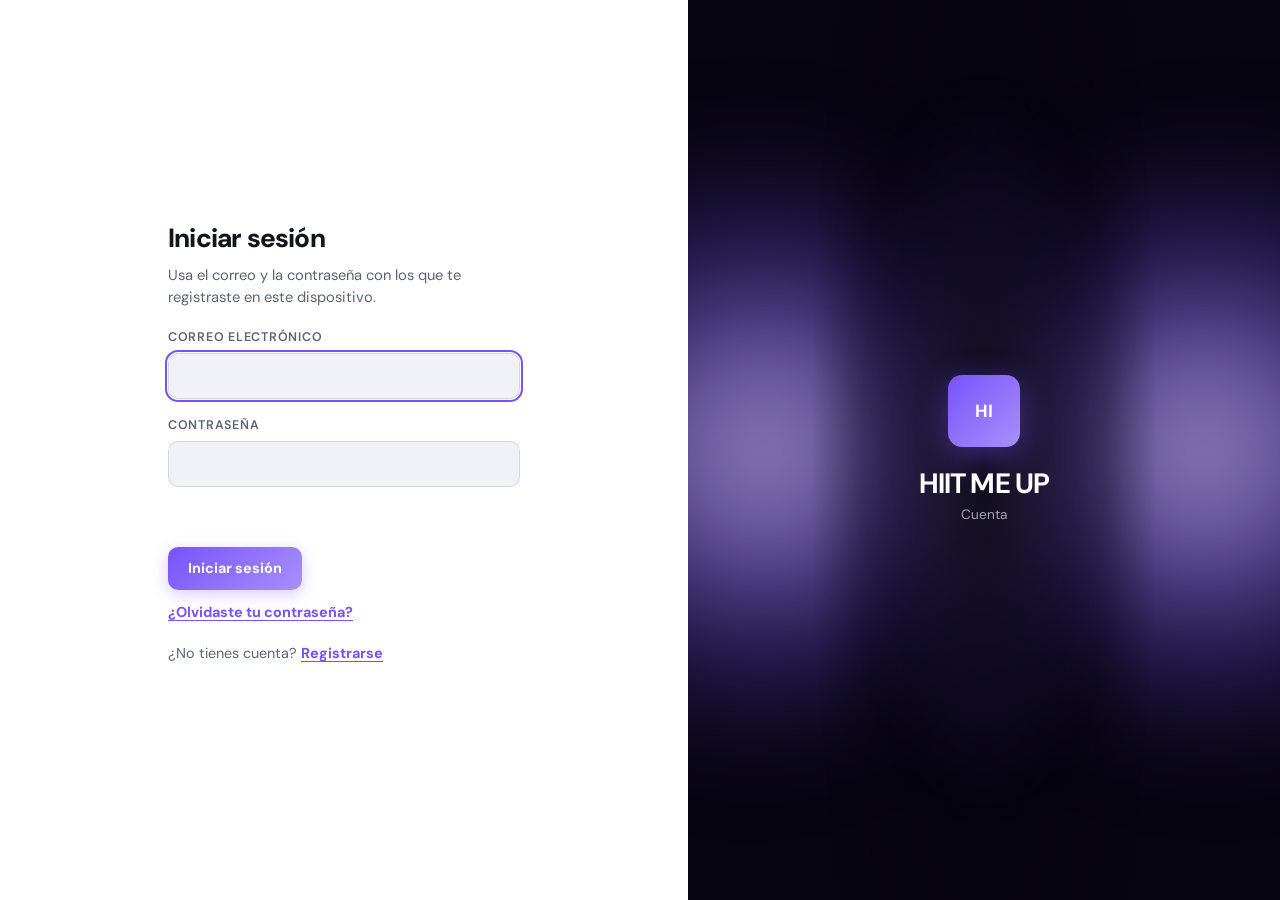
<file: saved.html>
<!DOCTYPE html>
<html lang="en">
  <head>
    <meta charset="UTF-8" />
    <meta name="viewport" content="width=device-width, initial-scale=1, viewport-fit=cover" />
    <title data-i18n="page_title_saved">Sesiones guardadas · HIIT</title>
    <link rel="preconnect" href="https://fonts.googleapis.com" />
    <link rel="preconnect" href="https://fonts.gstatic.com" crossorigin />
    <link
      href="https://fonts.googleapis.com/css2?family=DM+Sans:ital,opsz,wght@0,9..40,400;0,9..40,600;0,9..40,700;1,9..40,400&display=swap"
      rel="stylesheet"
    />
    <link rel="stylesheet" href="styles.css" />
    <script src="theme.js"></script>
    <script src="i18n.js"></script>
    <script src="user.js"></script>
    <script src="session-guard.js"></script>
  </head>
  <body class="profile-page">
    <header class="app-header">
      <div class="app-header-inner">
        <a class="brand brand--link" href="index.html">
          <div class="brand-mark" aria-hidden="true">HI</div>
          <div class="brand-text">
            <strong>HIIT ME UP</strong>
            <span data-i18n="brand_gym_floor">Sesiones en el gym</span>
          </div>
        </a>
        <div class="app-header-actions">
          <button type="button" class="theme-toggle" aria-label="Toggle color theme"></button>
          <a
            href="badges.html"
            class="header-badges-link"
            aria-label="Open badges"
            data-i18n-aria-label="header_badges_aria"
          >
            <svg
              class="header-badges-link__icon"
              width="22"
              height="22"
              viewBox="0 0 24 24"
              fill="none"
              stroke="currentColor"
              stroke-width="2"
              stroke-linecap="round"
              stroke-linejoin="round"
              aria-hidden="true"
              focusable="false"
            >
              <path d="M6 9H4.5a2.5 2.5 0 0 1 0-5H6" />
              <path d="M18 9h1.5a2.5 2.5 0 0 0 0-5H18" />
              <path d="M4 22h16" />
              <path d="M10 14.66V17c0 .55-.47.98-.97 1.21C7.85 18.75 7 20.24 7 22" />
              <path d="M14 14.66V17c0 .55.47.98.97 1.21C16.15 18.75 17 20.24 17 22" />
              <path d="M18 2H6v7a6 6 0 0 0 12 0V2Z" />
            </svg>
          </a>
          <div data-user-menu></div>
        </div>
      </div>
    </header>

    <main class="saved-main shell">
      <h1 class="saved-page-title" data-i18n="saved_heading">Sesiones guardadas</h1>
      <p id="saved-empty" class="section-empty" hidden data-i18n="saved_empty"></p>
      <div id="saved-grid" class="saved-grid"></div>
    </main>

    <div data-site-footer></div>

    <script src="data.js"></script>
    <script src="progress.js"></script>
    <script src="likes.js"></script>
    <script src="user-menu.js"></script>
    <script src="saved.js"></script>
    <script src="app.js"></script>
    <script src="saved-page.js"></script>
    <script src="footer.js"></script>
  </body>
</html>
</file>
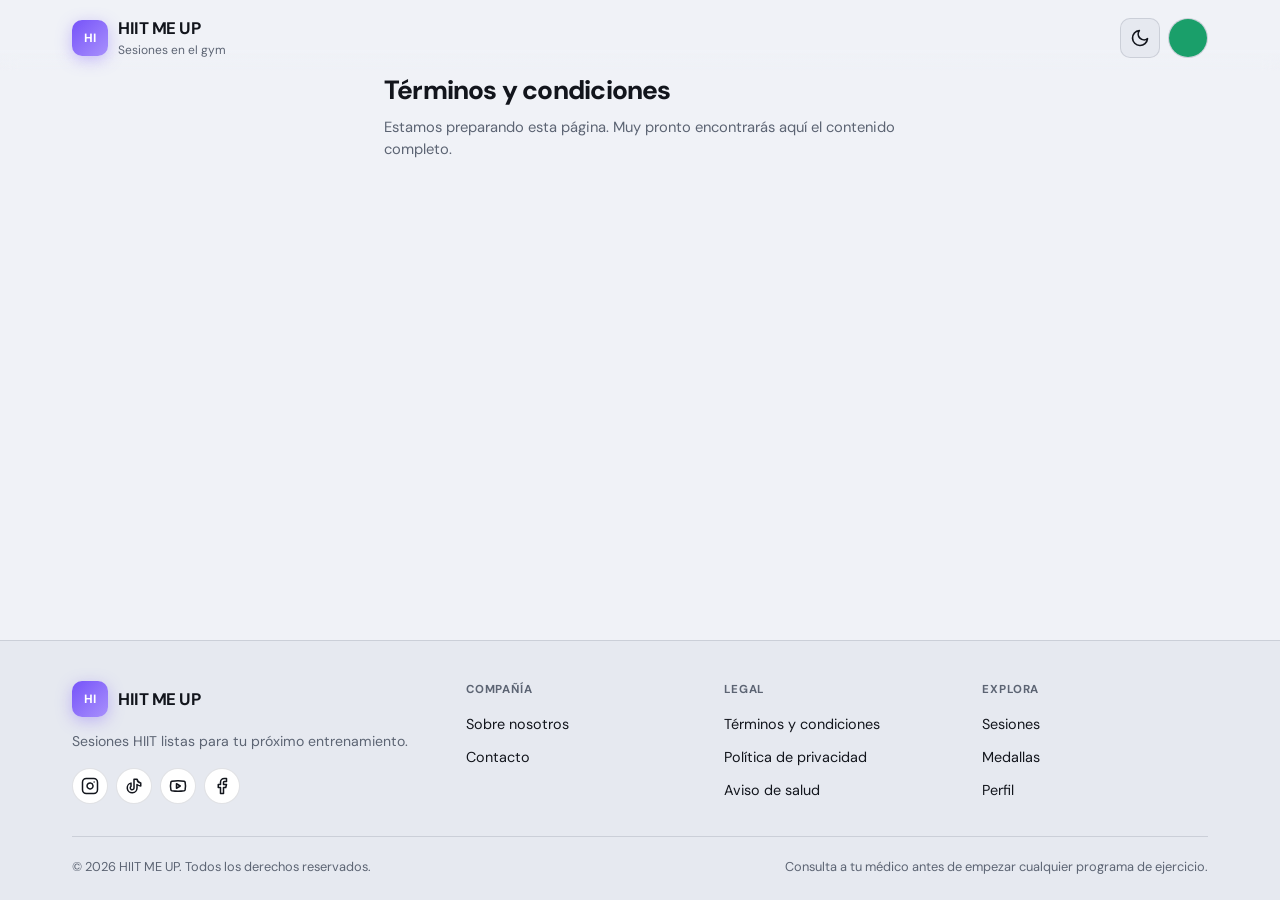
<file: terms.html>
<!DOCTYPE html>
<html lang="es">
  <head>
    <meta charset="UTF-8" />
    <meta name="viewport" content="width=device-width, initial-scale=1, viewport-fit=cover" />
    <title data-i18n="page_title_terms">Términos y condiciones · HIIT</title>
    <link rel="preconnect" href="https://fonts.googleapis.com" />
    <link rel="preconnect" href="https://fonts.gstatic.com" crossorigin />
    <link
      href="https://fonts.googleapis.com/css2?family=DM+Sans:ital,opsz,wght@0,9..40,400;0,9..40,600;0,9..40,700;1,9..40,400&display=swap"
      rel="stylesheet"
    />
    <link rel="stylesheet" href="styles.css" />
    <script src="theme.js"></script>
    <script src="i18n.js"></script>
  </head>
  <body class="profile-page">
    <header class="app-header">
      <div class="app-header-inner">
        <a class="brand brand--link" href="index.html">
          <div class="brand-mark" aria-hidden="true">HI</div>
          <div class="brand-text">
            <strong>HIIT ME UP</strong>
            <span data-i18n="brand_gym_floor">Sesiones en el gym</span>
          </div>
        </a>
        <div class="app-header-actions">
          <button type="button" class="theme-toggle" aria-label="Toggle color theme"></button>
          <div data-user-menu></div>
        </div>
      </div>
    </header>

    <main class="profile-main info-main">
      <h1 data-i18n="footer_terms">Términos y condiciones</h1>
      <p class="profile-lead" data-i18n="info_placeholder">
        Estamos preparando esta página. Muy pronto encontrarás aquí el contenido completo.
      </p>
    </main>

    <div data-site-footer></div>

    <script src="user.js"></script>
    <script src="user-menu.js"></script>
    <script src="footer.js"></script>
  </body>
</html>
</file>
<file: styles.css>
:root {
  color-scheme: dark;
  --bg: #0c0e12;
  --bg-elevated: #141820;
  --surface: #1a1f2a;
  --border: rgba(255, 255, 255, 0.08);
  --text: #e8eaef;
  --muted: #8b93a5;
  --accent-rgb: 118, 83, 249;
  --accent: #7653f9;
  --accent-soft: #b8a3fc;
  --accent-deep: #4f2fd4;
  --accent-dim: rgba(var(--accent-rgb), 0.16);
  --green: #3ecf8e;
  --metric-card-inner-start: #1b2823;
  --metric-card-inner-end: #1a1f2a;
  --font: "DM Sans", system-ui, sans-serif;
  --radius: 16px;
  --shadow: 0 24px 48px rgba(0, 0, 0, 0.45);
  /* Match SECONDARY carousel / column alignment */
  --max-width: 75rem;
  --gap: 1rem;
  --snap-type: x mandatory;
  --heatmap-l0: rgba(255, 255, 255, 0.06);
  --heatmap-l1: rgba(62, 207, 142, 0.22);
  --heatmap-l2: rgba(62, 207, 142, 0.48);
  --heatmap-l3: rgba(62, 207, 142, 0.78);
  --heatmap-border: rgba(255, 255, 255, 0.06);
}

html[data-theme="light"] {
  color-scheme: light;
  --bg: #f0f2f7;
  --bg-elevated: #e6e9f0;
  --surface: #ffffff;
  --border: rgba(15, 23, 42, 0.12);
  --text: #12151c;
  --muted: #5c6473;
  --accent-rgb: 118, 83, 249;
  --accent: #7653f9;
  --accent-soft: #a890fc;
  --accent-deep: #5336d6;
  --accent-dim: rgba(var(--accent-rgb), 0.1);
  --green: #1a9f6a;
  --metric-card-inner-start: #dff6ea;
  --metric-card-inner-end: #ffffff;
  --shadow: 0 16px 40px rgba(15, 23, 42, 0.09);
  --heatmap-l0: rgba(15, 23, 42, 0.06);
  --heatmap-l1: rgba(26, 159, 106, 0.28);
  --heatmap-l2: rgba(26, 159, 106, 0.52);
  --heatmap-l3: rgba(26, 159, 106, 0.82);
  --heatmap-border: rgba(15, 23, 42, 0.08);
}

@keyframes metric-card-border-spin {
  from {
    transform: translate(-50%, -50%) rotate(0deg);
  }
  to {
    transform: translate(-50%, -50%) rotate(360deg);
  }
}

*,
*::before,
*::after {
  box-sizing: border-box;
}

html {
  scroll-behavior: smooth;
}

body {
  margin: 0;
  min-height: 100dvh;
  font-family: var(--font);
  background: var(--bg);
  color: var(--text);
  line-height: 1.5;
  -webkit-font-smoothing: antialiased;
}

a {
  color: inherit;
  text-decoration: none;
}

.app-header {
  position: sticky;
  top: 0;
  z-index: 20;
  padding: 1rem 0 0.75rem;
  background: linear-gradient(to bottom, var(--bg) 70%, transparent);
  backdrop-filter: blur(8px);
}

.app-header-inner {
  width: 100%;
  max-width: var(--max-width);
  margin: 0 auto;
  padding-inline: clamp(1rem, 4vw, 2rem);
  display: flex;
  align-items: center;
  justify-content: space-between;
  gap: 1rem;
  flex-wrap: wrap;
}

.app-header-search {
  flex: 1 1 auto;
  min-width: 0;
  max-width: min(22rem, 100%);
  order: 0;
}

.app-header-search__input {
  width: 100%;
  padding: 0.5rem 0.75rem;
  font-size: 0.875rem;
}

@media (max-width: 720px) {
  .app-header-search {
    order: 3;
    flex: 1 1 100%;
    max-width: none;
  }
}

.app-header-actions {
  display: flex;
  align-items: center;
  gap: 0.5rem;
  flex-shrink: 0;
}

.header-badges-link {
  display: inline-flex;
  align-items: center;
  justify-content: center;
  width: 2.5rem;
  height: 2.5rem;
  flex-shrink: 0;
  border-radius: 10px;
  border: 1px solid var(--border);
  background: var(--bg-elevated);
  color: var(--text);
  transition:
    background 0.15s ease,
    border-color 0.15s ease,
    color 0.15s ease,
    box-shadow 0.15s ease;
}

.header-badges-link:hover {
  border-color: rgba(var(--accent-rgb), 0.35);
  background: var(--bg-elevated);
  color: var(--text);
}

.header-badges-link:focus-visible {
  outline: 2px solid var(--accent);
  outline-offset: 2px;
}

.header-badges-link--current {
  pointer-events: none;
  background: var(--accent-dim);
  border-color: rgba(var(--accent-rgb), 0.35);
  color: var(--text);
}

.header-badges-link__icon {
  display: block;
  width: 1.3rem;
  height: 1.3rem;
}

.detail-header-actions .header-badges-link {
  width: 2.35rem;
  height: 2.35rem;
}

/* Badges page */
.badges-page .badges-main {
  width: 100%;
  max-width: 52rem;
  margin: 0 auto;
  padding: 0 clamp(1rem, 4vw, 2rem) 3rem;
  box-sizing: border-box;
}

.badges-page-title {
  margin: 0 0 0.5rem;
  font-size: clamp(1.5rem, 3.5vw, 1.85rem);
  font-weight: 800;
  letter-spacing: -0.03em;
}

.badges-page-lead {
  margin: 0 0 1rem;
  max-width: 40rem;
  color: var(--muted);
  font-size: 0.95rem;
  line-height: 1.5;
}

.badges-summary {
  margin: 0 0 1.5rem;
  font-size: 0.88rem;
  font-weight: 600;
  color: var(--text);
}

.badges-grid {
  list-style: none;
  margin: 0;
  padding: 0;
  display: grid;
  grid-template-columns: repeat(auto-fill, minmax(11.75rem, 1fr));
  gap: 1rem;
}

.badge-tile {
  display: flex;
  flex-direction: column;
  align-items: center;
  text-align: center;
  gap: 0.65rem;
  padding: 1.15rem 0.9rem 1rem;
  border-radius: 14px;
  border: 1px solid var(--border);
  background: var(--bg-elevated);
  transition:
    filter 0.25s ease,
    opacity 0.25s ease,
    border-color 0.25s ease,
    box-shadow 0.25s ease;
}

.badge-tile--locked {
  opacity: 0.48;
  filter: grayscale(1);
}

.badge-tile--unlocked {
  opacity: 1;
  filter: none;
  border-color: rgba(var(--accent-rgb), 0.45);
  background: linear-gradient(
    160deg,
    color-mix(in srgb, var(--accent) 12%, var(--bg-elevated)),
    var(--bg-elevated)
  );
  box-shadow:
    0 8px 28px rgba(var(--accent-rgb), 0.18),
    inset 0 1px 0 rgba(255, 255, 255, 0.06);
}

.badge-tile__icon-wrap {
  display: flex;
  align-items: center;
  justify-content: center;
  width: 3.25rem;
  height: 3.25rem;
}

.badge-tile__medal {
  display: block;
  width: 2.5rem;
  height: 2.5rem;
}

.badge-tile--locked .badge-tile__medal {
  color: var(--muted);
}

.badge-tile--unlocked .badge-tile__medal {
  color: var(--accent);
  filter: drop-shadow(0 2px 10px rgba(var(--accent-rgb), 0.45));
}

.badge-tile__body {
  min-width: 0;
}

.badge-tile__title {
  margin: 0 0 0.35rem;
  font-size: 0.92rem;
  font-weight: 700;
  letter-spacing: -0.02em;
  line-height: 1.25;
}

.badge-tile__desc {
  margin: 0 0 0.5rem;
  font-size: 0.78rem;
  color: var(--muted);
  line-height: 1.45;
}

.badge-tile--unlocked .badge-tile__desc {
  color: color-mix(in srgb, var(--muted) 85%, var(--text));
}

.badge-tile__status {
  margin: 0;
  font-size: 0.68rem;
  font-weight: 700;
  text-transform: uppercase;
  letter-spacing: 0.06em;
}

.badge-tile--locked .badge-tile__status {
  color: var(--muted);
}

.badge-tile--unlocked .badge-tile__status {
  color: var(--green);
}

@media (prefers-reduced-motion: reduce) {
  .badge-tile {
    transition: none;
  }
}

/* Dashboard promo banner (below header, above main) */
.promo-banner-outer {
  padding-top: 0.65rem;
  padding-bottom: 0.25rem;
  margin-bottom: 1.25rem;
}

.promo-banner-outer[hidden] {
  display: none;
}

.promo-banner {
  display: flex;
  align-items: center;
  justify-content: space-between;
  gap: 1rem 1.25rem;
  flex-wrap: wrap;
  padding: 0.85rem 1.15rem;
  border-radius: 12px;
  background: linear-gradient(100deg, #6fe0b3 0%, #b8f0d2 42%, #ffe566 100%);
  border: 1px solid rgba(26, 159, 106, 0.55);
  box-shadow:
    0 4px 24px rgba(62, 207, 142, 0.28),
    0 2px 12px rgba(255, 190, 70, 0.22),
    inset 0 1px 0 rgba(255, 255, 255, 0.35);
}

html[data-theme="dark"] .promo-banner {
  background: linear-gradient(
    100deg,
    rgba(62, 207, 142, 0.5) 0%,
    rgba(45, 120, 95, 0.45) 38%,
    rgba(220, 165, 55, 0.35) 100%
  );
  border-color: rgba(62, 207, 142, 0.45);
  box-shadow:
    0 4px 28px rgba(62, 207, 142, 0.2),
    0 0 40px rgba(255, 200, 90, 0.08),
    inset 0 1px 0 rgba(255, 255, 255, 0.08);
}

.promo-banner__text {
  margin: 0;
  flex: 1;
  min-width: min(100%, 14rem);
  font-size: 0.93rem;
  font-weight: 700;
  color: #0d1f16;
  line-height: 1.45;
  text-shadow: 0 1px 0 rgba(255, 255, 255, 0.35);
}

html[data-theme="dark"] .promo-banner__text {
  color: #f4fcf8;
  text-shadow: 0 1px 2px rgba(0, 0, 0, 0.35);
}

.promo-banner__actions {
  display: flex;
  align-items: center;
  gap: 0.6rem;
  flex-shrink: 0;
}

.promo-banner__cta {
  display: inline-flex;
  align-items: center;
  justify-content: center;
  padding: 0.5rem 1.15rem;
  border-radius: 8px;
  background: #fff;
  color: #0a4d2e;
  font-size: 0.88rem;
  font-weight: 700;
  text-decoration: none;
  border: 2px solid rgba(26, 159, 106, 0.55);
  box-shadow:
    0 2px 8px rgba(0, 0, 0, 0.1),
    0 0 0 1px rgba(255, 255, 255, 0.6) inset;
  transition: filter 0.15s ease, box-shadow 0.15s ease, transform 0.15s ease;
}

html[data-theme="dark"] .promo-banner__cta {
  background: linear-gradient(180deg, #f8fffc 0%, #e8faf2 100%);
  color: #063522;
  border-color: rgba(62, 207, 142, 0.65);
  box-shadow:
    0 2px 14px rgba(62, 207, 142, 0.25),
    inset 0 1px 0 rgba(255, 255, 255, 0.85);
}

.promo-banner__cta:hover {
  filter: brightness(1.02);
  transform: translateY(-1px);
}

.promo-banner__cta:focus-visible {
  outline: 2px solid var(--accent);
  outline-offset: 2px;
}

.promo-banner__close {
  display: inline-flex;
  align-items: center;
  justify-content: center;
  width: 2.35rem;
  height: 2.35rem;
  padding: 0;
  border: none;
  border-radius: 8px;
  background: rgba(255, 255, 255, 0.45);
  color: #0d1f16;
  cursor: pointer;
  transition: background 0.15s ease, color 0.15s ease;
}

html[data-theme="dark"] .promo-banner__close {
  color: #f4fcf8;
  background: rgba(0, 0, 0, 0.25);
}

.promo-banner__close:hover {
  background: rgba(255, 255, 255, 0.75);
  color: #063522;
}

html[data-theme="dark"] .promo-banner__close:hover {
  background: rgba(255, 255, 255, 0.14);
  color: #fff;
}

.promo-banner__close:focus-visible {
  outline: 2px solid var(--accent);
  outline-offset: 2px;
}

.promo-banner__close-icon {
  display: block;
}

@media (prefers-reduced-motion: reduce) {
  .promo-banner__cta {
    transition: none;
  }

  .promo-banner__cta:hover {
    transform: none;
  }

  .promo-banner__close {
    transition: none;
  }
}

.shell {
  width: 100%;
  max-width: var(--max-width);
  margin-inline: auto;
  padding-inline: clamp(1rem, 4vw, 2rem);
}

.brand {
  display: flex;
  align-items: center;
  gap: 0.65rem;
}

a.brand--link {
  color: inherit;
  text-decoration: none;
  min-width: 0;
}

a.brand--link:hover .brand-text strong {
  color: var(--accent);
}

.brand-mark {
  width: 36px;
  height: 36px;
  border-radius: 10px;
  background: linear-gradient(135deg, var(--accent), var(--accent-soft));
  display: grid;
  place-items: center;
  font-weight: 800;
  font-size: 0.75rem;
  letter-spacing: -0.02em;
  color: #fff;
  box-shadow: 0 4px 16px rgba(var(--accent-rgb), 0.35);
}

.brand-text {
  display: flex;
  flex-direction: column;
  gap: 0;
}

.brand-text strong {
  font-size: 1.05rem;
  letter-spacing: -0.03em;
}

.brand-text span {
  font-size: 0.75rem;
  color: var(--muted);
}

.theme-toggle {
  display: inline-flex;
  align-items: center;
  justify-content: center;
  width: 40px;
  height: 40px;
  padding: 0;
  margin: 0;
  flex-shrink: 0;
  border-radius: 10px;
  border: 1px solid var(--border);
  background: var(--bg-elevated);
  color: var(--text);
  cursor: pointer;
  transition: background 0.2s ease, border-color 0.2s ease, color 0.2s ease;
}

.theme-toggle:hover {
  border-color: rgba(var(--accent-rgb), 0.35);
  color: var(--text);
}

html[data-theme="light"] .theme-toggle:hover {
  border-color: rgba(var(--accent-rgb), 0.35);
}

.theme-toggle:focus-visible {
  outline: 2px solid var(--accent);
  outline-offset: 2px;
}

.theme-toggle__icon {
  width: 20px;
  height: 20px;
  flex-shrink: 0;
}

html[data-theme="dark"] .theme-toggle__icon--moon {
  display: none;
}

html[data-theme="dark"] .theme-toggle__icon--sun {
  display: block;
}

html[data-theme="light"] .theme-toggle__icon--moon {
  display: block;
}

html[data-theme="light"] .theme-toggle__icon--sun {
  display: none;
}

.user-menu {
  position: relative;
  flex-shrink: 0;
}

.user-menu__trigger {
  display: inline-flex;
  align-items: center;
  justify-content: center;
  width: 40px;
  height: 40px;
  padding: 0;
  margin: 0;
  border-radius: 999px;
  border: 1px solid var(--border);
  background: var(--bg-elevated);
  color: var(--text);
  cursor: pointer;
  transition: background 0.2s ease, border-color 0.2s ease;
  position: relative;
  overflow: hidden;
}

.user-menu__trigger:hover {
  border-color: rgba(var(--accent-rgb), 0.35);
}

html[data-theme="light"] .user-menu__trigger:hover {
  border-color: rgba(var(--accent-rgb), 0.35);
}

.user-menu__trigger:focus-visible {
  outline: 2px solid var(--accent);
  outline-offset: 2px;
}

.user-menu__trigger[aria-expanded="true"] {
  border-color: rgba(62, 207, 142, 0.45);
}

html[data-theme="light"] .user-menu__trigger[aria-expanded="true"] {
  border-color: rgba(26, 159, 106, 0.45);
}

.user-menu__avatar {
  position: absolute;
  inset: 0;
  display: grid;
  place-items: center;
  font-size: 0.72rem;
  font-weight: 700;
  letter-spacing: -0.02em;
  color: #fff;
  background: var(--green);
}

.user-menu__avatar--initials {
  font-size: 0.7rem;
}

.user-menu__icon {
  flex-shrink: 0;
}

.user-menu__dropdown {
  position: absolute;
  top: calc(100% + 6px);
  right: 0;
  min-width: 11rem;
  padding: 0.35rem;
  border-radius: 12px;
  border: 1px solid var(--border);
  background: var(--surface);
  box-shadow: var(--shadow);
  z-index: 40;
}

.user-menu__item {
  display: flex;
  width: 100%;
  align-items: center;
  padding: 0.55rem 0.75rem;
  border: none;
  border-radius: 8px;
  background: transparent;
  color: var(--text);
  font: inherit;
  font-size: 0.88rem;
  font-weight: 500;
  text-align: left;
  text-decoration: none;
  cursor: pointer;
  transition: background 0.15s ease;
}

a.user-menu__item:hover,
button.user-menu__item:hover:not(:disabled) {
  background: var(--bg-elevated);
}

.user-menu__item[hidden] {
  display: none;
}

.user-menu__item--danger {
  color: var(--accent);
}

.user-menu__item:disabled {
  opacity: 0.45;
  cursor: not-allowed;
}

main {
  padding-bottom: 3rem;
}

.page-heading {
  position: absolute;
  width: 1px;
  height: 1px;
  padding: 0;
  margin: -1px;
  overflow: hidden;
  clip: rect(0, 0, 0, 0);
  white-space: nowrap;
  border: 0;
}

.dashboard-search__input {
  width: 100%;
  padding: 0.65rem 0.85rem;
  border-radius: 10px;
  border: 1px solid var(--border);
  background: var(--bg-elevated);
  color: var(--text);
  font: inherit;
  font-size: 0.95rem;
}

.dashboard-search__input:focus {
  outline: 2px solid var(--accent);
  outline-offset: 1px;
}

.dashboard-search__input::placeholder {
  color: var(--muted);
  opacity: 0.85;
}

.heatmap-section {
  margin-bottom: clamp(1.5rem, 3vw, 2.25rem);
}

.heatmap-shell {
  padding-top: 0.25rem;
}

.metrics-panel-content .heatmap-section {
  margin-bottom: 1rem;
}

.completion-heatmap-card {
  padding: 1.15rem 1.2rem 1.25rem;
  border-radius: var(--radius);
  background: var(--surface);
  border: 1px solid var(--border);
  box-shadow: var(--shadow);
}

.completion-heatmap-header {
  display: flex;
  flex-direction: column;
  gap: 1rem;
  margin-bottom: 1rem;
}

@media (min-width: 640px) {
  .completion-heatmap-header {
    flex-direction: row;
    align-items: flex-start;
    justify-content: space-between;
    gap: 1.25rem;
  }
}

.completion-heatmap-title {
  margin: 0;
  font-size: clamp(1.1rem, 2.5vw, 1.35rem);
  font-weight: 700;
  letter-spacing: -0.02em;
}

.completion-heatmap-sub {
  margin: 0.35rem 0 0;
  font-size: 0.82rem;
  color: var(--muted);
  line-height: 1.45;
  max-width: 36rem;
}

.completion-heatmap-nav-wrap {
  display: flex;
  flex-wrap: wrap;
  align-items: center;
  gap: 0.5rem;
  justify-content: flex-end;
}

.completion-heatmap-nav {
  display: flex;
  align-items: center;
  gap: 0.35rem;
  flex-shrink: 0;
  padding: 0.2rem;
  border-radius: 999px;
  background: var(--bg-elevated);
  border: 1px solid var(--border);
}

.completion-heatmap-today-btn {
  padding: 0.5rem 0.95rem;
  border-radius: 999px;
  border: 1px solid var(--border);
  background: var(--surface);
  color: var(--text);
  font: inherit;
  font-size: 0.8rem;
  font-weight: 600;
  cursor: pointer;
  transition: background 0.15s ease, border-color 0.15s ease, box-shadow 0.15s ease;
}

.completion-heatmap-today-btn:hover {
  border-color: rgba(var(--accent-rgb), 0.4);
  box-shadow: 0 0 0 1px rgba(var(--accent-rgb), 0.12);
}

html[data-theme="light"] .completion-heatmap-today-btn:hover {
  border-color: rgba(var(--accent-rgb), 0.35);
}

.completion-heatmap-today-btn:focus-visible {
  outline: 2px solid var(--accent);
  outline-offset: 2px;
}

.completion-heatmap-nav__btn {
  width: 2.25rem;
  height: 2.25rem;
  padding: 0;
  border: none;
  border-radius: 999px;
  background: transparent;
  color: var(--text);
  font-size: 1.25rem;
  line-height: 1;
  cursor: pointer;
  transition: background 0.15s ease;
}

.completion-heatmap-nav__btn:hover {
  background: var(--surface);
}

.completion-heatmap-nav__btn:focus-visible {
  outline: 2px solid var(--accent);
  outline-offset: 2px;
}

.completion-heatmap-nav__label {
  min-width: 8.5rem;
  text-align: center;
  font-size: 0.88rem;
  font-weight: 600;
  color: var(--text);
}

.completion-heatmap-legend {
  display: flex;
  align-items: center;
  flex-wrap: wrap;
  justify-content: flex-end;
  gap: 0.5rem;
  margin-top: 0.75rem;
  font-size: 0.72rem;
  color: var(--muted);
}

.completion-heatmap-legend__squares {
  display: flex;
  align-items: center;
  gap: 4px;
}

.completion-heatmap-legend__squares .completion-heatmap-cell {
  width: 14px;
  height: 14px;
}

.completion-heatmap-scroll {
  width: 100%;
  overflow-x: auto;
  overflow-y: visible;
  margin: 0;
  padding: 0.15rem 0;
  -webkit-overflow-scrolling: touch;
}

.completion-heatmap-scroll:focus-visible {
  outline: 2px solid var(--accent);
  outline-offset: 2px;
}

.completion-heatmap-grid {
  display: grid;
  gap: 4px;
  width: 100%;
  min-width: 0;
}

.completion-heatmap-grid--week {
  gap: 6px;
}

.completion-heatmap-grid--week .completion-heatmap-cell {
  aspect-ratio: auto;
  height: 2.75rem;
  border-radius: 8px;
}

.completion-heatmap-grid--week .completion-heatmap-dayhead {
  font-size: 0.72rem;
  text-transform: capitalize;
}

.completion-heatmap-corner {
  min-height: 1.25rem;
}

.completion-heatmap-dayhead {
  font-size: 0.65rem;
  font-weight: 600;
  color: var(--muted);
  text-align: center;
  line-height: 1.2;
  padding: 0.15rem 0;
}

.completion-heatmap-dayhead--today {
  color: var(--accent);
  font-weight: 800;
  text-shadow: 0 0 10px rgba(var(--accent-rgb), 0.5);
}

html[data-theme="light"] .completion-heatmap-dayhead--today {
  text-shadow: 0 0 10px rgba(var(--accent-rgb), 0.35);
}

.completion-heatmap-rowlabel {
  font-size: 0.68rem;
  font-weight: 600;
  color: var(--muted);
  display: flex;
  align-items: center;
  padding-right: 0.25rem;
  white-space: nowrap;
}

.completion-heatmap-cell {
  aspect-ratio: 1;
  min-width: 0;
  min-height: 10px;
  border-radius: 5px;
  border: 1px solid var(--heatmap-border);
  box-sizing: border-box;
}

.completion-heatmap-cell--today {
  position: relative;
  z-index: 1;
  box-shadow:
    0 0 0 2px var(--accent),
    0 0 14px rgba(var(--accent-rgb), 0.42);
}

html[data-theme="light"] .completion-heatmap-cell--today {
  box-shadow:
    0 0 0 2px var(--accent),
    0 0 14px rgba(var(--accent-rgb), 0.32);
}

@media (prefers-reduced-motion: reduce) {
  .completion-heatmap-today-btn {
    transition: none;
  }
}

.completion-heatmap-cell--0 {
  background: var(--heatmap-l0);
}

.completion-heatmap-cell--1 {
  background: var(--heatmap-l1);
}

.completion-heatmap-cell--2 {
  background: var(--heatmap-l2);
}

.completion-heatmap-cell--3 {
  background: var(--heatmap-l3);
}

/* Floating hover tooltip for heatmap data cells (charcoal card, two-line copy) */
.heatmap-tooltip {
  position: fixed;
  left: 0;
  top: 0;
  z-index: 10050;
  max-width: min(20rem, calc(100vw - 1.5rem));
  padding: 0.875rem 1rem;
  border-radius: 8px;
  background: #333;
  color: #fff;
  font-family: var(--font);
  pointer-events: none;
  box-shadow: 0 8px 28px rgba(0, 0, 0, 0.5);
  opacity: 0;
  visibility: hidden;
  transition: opacity 0.12s ease, visibility 0.12s ease;
}

.heatmap-tooltip--visible {
  opacity: 1;
  visibility: visible;
}

.heatmap-tooltip__primary {
  font-size: 1.12rem;
  font-weight: 700;
  line-height: 1.25;
  letter-spacing: -0.02em;
}

.heatmap-tooltip__secondary {
  margin-top: 0.35rem;
  font-size: 0.8rem;
  font-weight: 400;
  line-height: 1.45;
  color: rgba(255, 255, 255, 0.88);
}

@media (prefers-reduced-motion: reduce) {
  .heatmap-tooltip {
    transition: none;
  }
}

.home-section {
  margin-bottom: clamp(1.75rem, 4vw, 2.75rem);
}

/* Metrics block: framed panel inside .shell so edges align with other sections */
.metrics-panel-surface {
  box-sizing: border-box;
  padding: 1rem;
  border: 1px solid var(--border);
  border-radius: var(--radius);
  background: var(--bg-elevated);
}

.shell .section-title {
  padding: 0.5rem 0 1rem;
  margin: 0;
}

.shell .metrics-panel-header .section-title {
  padding: 0;
  margin: 0;
}

.metrics-panel-header {
  display: flex;
  align-items: flex-start;
  justify-content: space-between;
  gap: 0.75rem 1rem;
  padding: 0.5rem 0 1rem;
}

.metrics-panel-header__title {
  flex: 1;
  min-width: 0;
}

.metrics-panel-chevron-btn {
  flex-shrink: 0;
  display: inline-flex;
  align-items: center;
  justify-content: center;
  width: 2.5rem;
  height: 2.5rem;
  margin-top: 0.2rem;
  padding: 0;
  border: 1px solid var(--border);
  border-radius: 10px;
  background: var(--bg-elevated);
  color: var(--text);
  cursor: pointer;
  transition: background 0.15s ease, border-color 0.15s ease;
}

.metrics-panel-chevron-btn:hover {
  border-color: rgba(var(--accent-rgb), 0.35);
}

html[data-theme="light"] .metrics-panel-chevron-btn:hover {
  border-color: rgba(var(--accent-rgb), 0.35);
}

.metrics-panel-chevron-btn:focus-visible {
  outline: 2px solid var(--accent);
  outline-offset: 2px;
}

.metrics-panel-chevron {
  display: block;
  transition: transform 0.2s ease;
}

.metrics-panel-section[data-metrics-expanded="false"] .metrics-panel-chevron {
  transform: rotate(-90deg);
}

@media (prefers-reduced-motion: reduce) {
  .metrics-panel-chevron {
    transition: none;
  }
}

.metrics-panel-content[hidden] {
  display: none;
}

.shell .metrics-panel-header {
  padding-left: 0;
  padding-right: 0;
}

.section-title h1,
.section-title h2 {
  margin: 0;
  font-size: clamp(1.35rem, 3vw, 1.75rem);
  font-weight: 700;
  letter-spacing: -0.03em;
}

.metrics-shell {
  padding-bottom: 0.25rem;
}

.metrics-grid {
  display: grid;
  grid-template-columns: repeat(2, minmax(0, 1fr));
  gap: 1rem;
  padding-bottom: 0.5rem;
}

@media (max-width: 520px) {
  .metrics-grid {
    grid-template-columns: 1fr;
  }
}

.metric-card {
  background: var(--surface);
  border: 1px solid var(--border);
  border-radius: var(--radius);
  padding: 1.2rem 1.35rem;
  box-shadow: var(--shadow);
}

.metric-card:not(.metric-card--pending) {
  position: relative;
  isolation: isolate;
  border: none;
  background: transparent;
  overflow: hidden;
}

.metric-card:not(.metric-card--pending)::before {
  content: "";
  position: absolute;
  left: 50%;
  top: 50%;
  width: 180%;
  aspect-ratio: 1;
  transform: translate(-50%, -50%);
  background: conic-gradient(
    from 0deg,
    #3ecf8e,
    #9af0c8,
    var(--accent),
    #c9b8ff,
    #7ee8b5,
    #3ecf8e
  );
  animation: metric-card-border-spin 3.2s linear infinite;
  z-index: 0;
  pointer-events: none;
}

.metric-card:not(.metric-card--pending)::after {
  content: "";
  position: absolute;
  inset: 2px;
  border-radius: calc(var(--radius) - 2px);
  background: linear-gradient(165deg, var(--metric-card-inner-start), var(--metric-card-inner-end));
  z-index: 0;
  pointer-events: none;
}

.metric-card:not(.metric-card--pending) > * {
  position: relative;
  z-index: 1;
}

@media (prefers-reduced-motion: reduce) {
  .metric-card:not(.metric-card--pending)::before {
    animation: none;
  }
}

.metric-card--pending {
  border-color: rgba(var(--accent-rgb), 0.22);
}

.metric-card__label {
  margin: 0 0 0.5rem;
  font-size: 0.78rem;
  font-weight: 600;
  color: var(--muted);
  text-transform: uppercase;
  letter-spacing: 0.07em;
}

.metric-card__value {
  margin: 0;
  font-size: clamp(2rem, 5vw, 2.65rem);
  font-weight: 800;
  letter-spacing: -0.03em;
  font-variant-numeric: tabular-nums;
  line-height: 1.1;
  color: var(--text);
}

.metrics-grid .metric-card:first-child .metric-card__value {
  color: var(--green);
}

.section-empty {
  margin: 0 0 0.75rem;
  padding: 0;
  font-size: 0.9rem;
  color: var(--muted);
}

.card-skeleton {
  display: flex;
  flex-direction: column;
  gap: 0.7rem;
  min-height: 220px;
  padding: 1.15rem 1.2rem 1.25rem;
  box-sizing: border-box;
  background: var(--surface);
  border: 1px dashed var(--border);
  border-radius: var(--radius);
  pointer-events: none;
}

.card-skeleton__bar {
  display: block;
  height: 0.7rem;
  border-radius: 6px;
  background: var(--heatmap-l0);
}

.card-skeleton__bar--id {
  width: 2rem;
  height: 0.6rem;
}

.card-skeleton__bar--title {
  width: 55%;
  height: 1.05rem;
}

.card-skeleton__bar--sub {
  width: 30%;
}

.card-skeleton__bar--line {
  width: 85%;
}

.card-skeleton__bar--short {
  width: 60%;
}

.card-skeleton__bar--footer {
  width: 40%;
  margin-top: auto;
}

.section-title p {
  margin: 0.35rem 0 0;
  color: var(--muted);
  font-size: 0.9rem;
}

/* Full-bleed carousel — same pattern as SECONDARY (aligned padding, no hard edge clip) */
.carousel-breakout {
  width: 100vw;
  max-width: none;
  margin-left: calc(50% - 50vw);
  margin-right: calc(50% - 50vw);
  position: relative;
}

.carousel-shell {
  padding-block: 0;
}

.carousel {
  --carousel-gap: var(--gap);
  --pad: calc((100vw - min(100vw, var(--max-width))) / 2 + clamp(1rem, 4vw, 2rem));
  display: flex;
  flex-direction: row;
  justify-content: flex-start;
  align-items: stretch;
  gap: var(--carousel-gap);
  overflow-x: auto;
  overflow-y: hidden;
  scroll-behavior: smooth;
  scroll-snap-type: var(--snap-type);
  scroll-padding-inline: var(--pad);
  padding-inline: var(--pad);
  padding-block: 0.5rem 1.25rem;
  margin-inline: 0;
  width: 100%;
  max-width: 100vw;
  overscroll-behavior-x: contain;
  scrollbar-width: none;
  -webkit-overflow-scrolling: touch;
}

.carousel::-webkit-scrollbar {
  display: none;
}

.carousel--hiit > * {
  flex: 0 0 min(300px, calc(100vw - var(--pad) * 2 - 2rem));
  scroll-snap-align: start;
  min-width: 0;
}

@media (max-width: 768px) {
  .carousel--hiit > * {
    flex-basis: min(300px, calc(100vw - var(--pad) * 2 - 1rem));
  }
}

.card-item {
  position: relative;
  display: flex;
  transition: transform 0.2s ease;
}

.card-item > a.card {
  flex: 1;
  min-width: 0;
}

.card-item__top {
  position: absolute;
  top: 0.65rem;
  right: 0.65rem;
  z-index: 1;
  display: flex;
  align-items: center;
  gap: 0.4rem;
  pointer-events: none;
}

.card-item__top .like-btn {
  pointer-events: auto;
}

a.card {
  position: relative;
  background: var(--surface);
  border: 1px solid var(--border);
  border-radius: var(--radius);
  padding: 1.15rem 1.2rem 1.25rem;
  box-shadow: var(--shadow);
  display: flex;
  flex-direction: column;
  min-height: 220px;
  transition: transform 0.2s ease, border-color 0.2s ease, background 0.2s ease;
  text-decoration: none;
  color: inherit;
  cursor: pointer;
  -webkit-user-drag: none;
  user-select: none;
}

.card-done-badge {
  font-size: 0.62rem;
  font-weight: 700;
  text-transform: uppercase;
  letter-spacing: 0.07em;
  color: var(--green);
  background: rgba(62, 207, 142, 0.12);
  border: 1px solid rgba(62, 207, 142, 0.4);
  padding: 0.28rem 0.5rem;
  border-radius: 6px;
  pointer-events: none;
}

a.card.card--majority-done {
  border-color: rgba(62, 207, 142, 0.45);
  background: linear-gradient(
    165deg,
    rgba(62, 207, 142, 0.1) 0%,
    var(--surface) 42%
  );
}

a.card.card--majority-done:hover {
  border-color: rgba(62, 207, 142, 0.55);
}

a.card.card--fully-complete {
  border-color: rgba(62, 207, 142, 0.58);
  background: linear-gradient(
    165deg,
    rgba(62, 207, 142, 0.16) 0%,
    var(--surface) 48%
  );
}

a.card.card--fully-complete:hover {
  border-color: rgba(62, 207, 142, 0.65);
}

.card-done-badge--complete {
  background: rgba(62, 207, 142, 0.22);
  border-color: rgba(62, 207, 142, 0.55);
}

a.card:hover {
  border-color: rgba(var(--accent-rgb), 0.35);
}

.card-item:hover {
  transform: translateY(-2px);
}

a.card:focus-visible {
  outline: 2px solid var(--accent);
  outline-offset: 3px;
}

a.card .card-id {
  font-family: ui-monospace, monospace;
  font-size: 0.65rem;
  color: var(--green);
  letter-spacing: 0.02em;
  margin-bottom: 0.5rem;
}

a.card .card-title {
  margin: 0;
  font-size: 1.05rem;
  font-weight: 700;
  letter-spacing: -0.02em;
  line-height: 1.25;
}

a.card .subtitle {
  margin: 0.25rem 0 0.85rem;
  font-size: 0.8rem;
  color: var(--muted);
}

a.card .card-preview {
  list-style: none;
  margin: 0;
  padding: 0;
  flex: 1;
}

a.card .card-preview li {
  position: relative;
  padding-left: 0.85rem;
  font-size: 0.82rem;
  color: var(--text);
  opacity: 0.92;
  margin-bottom: 0.35rem;
}

a.card .card-preview li::before {
  content: "";
  position: absolute;
  left: 0;
  top: 0.55em;
  width: 4px;
  height: 4px;
  border-radius: 50%;
  background: var(--accent);
}

a.card .card-footer {
  margin-top: 1rem;
  padding-top: 0.85rem;
  border-top: 1px solid var(--border);
  display: flex;
  align-items: center;
  justify-content: space-between;
  gap: 0.5rem;
}

a.card .card-link {
  font-size: 0.8rem;
  font-weight: 600;
  color: var(--accent);
  display: inline-flex;
  align-items: center;
  gap: 0.35rem;
}

a.card .card-link span {
  transition: transform 0.2s ease;
}

a.card:hover .card-link span {
  transform: translateX(3px);
}

/* Detail page */
.detail-page {
  min-height: 100dvh;
  display: flex;
  flex-direction: column;
}

.detail-back {
  padding: 1rem clamp(1rem, 4vw, 2rem) 0;
  max-width: var(--max-width);
  margin: 0 auto;
  width: 100%;
}

.detail-back-inner {
  display: flex;
  align-items: center;
  justify-content: space-between;
  gap: 1rem;
}

.detail-header-actions {
  display: flex;
  align-items: center;
  gap: 0.5rem;
  flex-shrink: 0;
}

.back-link {
  display: inline-flex;
  align-items: center;
  gap: 0.4rem;
  font-size: 0.85rem;
  color: var(--muted);
  transition: color 0.2s ease;
}

.back-link:hover {
  color: var(--text);
}

.detail-article {
  flex: 1;
  max-width: var(--max-width);
  margin: 0 auto;
  padding: 1.25rem clamp(1rem, 4vw, 2rem) 3rem;
  width: 100%;
}

.detail-id {
  font-family: ui-monospace, monospace;
  font-size: 0.7rem;
  color: var(--green);
  margin-bottom: 0.3rem;
}

.detail-article h1 {
  margin: 0;
  font-size: clamp(1.5rem, 4vw, 2rem);
  font-weight: 800;
  letter-spacing: -0.03em;
  line-height: 1.15;
}

.detail-title-row {
  display: flex;
  align-items: flex-start;
  justify-content: space-between;
  gap: 1rem;
  margin-bottom: 0.55rem;
}

.detail-title-row__headline {
  flex: 1;
  min-width: 0;
}

.detail-title-row__headline .detail-subtitle {
  margin: 0.12rem 0 0;
  color: var(--muted);
  font-size: 0.95rem;
  line-height: 1.35;
}

.detail-share-qr {
  flex-shrink: 0;
  margin: 0;
  padding: 0;
  border: none;
  background: transparent;
}

.detail-share-qr__canvas-wrap {
  display: flex;
  justify-content: center;
  align-items: center;
  padding: 3px;
  background: #fff;
  border-radius: 6px;
  border: 1px solid rgba(0, 0, 0, 0.1);
  box-sizing: border-box;
  line-height: 0;
}

.detail-share-qr__canvas {
  display: block;
  width: 96px;
  height: 96px;
  image-rendering: pixelated;
  image-rendering: crisp-edges;
}

.detail-share-qr__link {
  display: block;
  max-width: 12rem;
  margin-top: 0.35rem;
  font-size: 0.65rem;
  line-height: 1.3;
  word-break: break-all;
  color: var(--accent);
}

.exercise-list {
  list-style: none;
  margin: 0;
  padding: 0;
}

.exercise-list-hint {
  margin: 0 0 0.65rem;
  font-size: 0.88rem;
  color: var(--muted);
  line-height: 1.45;
}

.detail-title-row__headline .exercise-list-hint {
  margin: 0.08rem 0 0;
  max-width: 42rem;
}

.exercises-section-title {
  margin: 0 0 0.5rem;
  font-size: 0.8rem;
  font-weight: 700;
  text-transform: uppercase;
  letter-spacing: 0.08em;
  color: var(--muted);
}

.detail-article .exercises-section-title {
  margin-top: clamp(1.25rem, 4vw, 2.5rem);
}

.workout-blocks {
  display: flex;
  flex-direction: column;
  gap: 0;
}

.workout-block-title {
  margin: 1.25rem 0 0.5rem;
  font-size: 0.85rem;
  font-weight: 700;
  letter-spacing: 0.02em;
  color: var(--text);
}

.workout-block-title:first-child {
  margin-top: 0;
}

.exercise-summary {
  margin: 0 0 0.75rem;
  font-size: 0.88rem;
  color: var(--text);
}

.exercise-item {
  padding: 0;
  margin-bottom: 0.5rem;
  background: var(--bg-elevated);
  border: 1px solid var(--border);
  border-radius: 12px;
  font-size: 0.95rem;
  transition: background 0.2s ease, border-color 0.2s ease;
}

.exercise-item:has(.exercise-input:checked) {
  background: color-mix(in srgb, var(--green) 24%, var(--bg-elevated));
  border-color: color-mix(in srgb, var(--green) 50%, var(--border));
}

.exercise-row {
  display: flex;
  align-items: center;
  gap: 0.75rem;
  padding: 0.85rem 1rem;
  min-height: 100%;
  box-sizing: border-box;
}

.exercise-label {
  display: flex;
  align-items: flex-start;
  gap: 0.75rem;
  padding: 0;
  margin: 0;
  cursor: pointer;
  flex: 1;
  min-width: 0;
}

.exercise-item:focus-within {
  outline: 2px solid var(--accent);
  outline-offset: 2px;
}

.exercise-input {
  flex-shrink: 0;
  width: 1.25rem;
  height: 1.25rem;
  margin: 0.15rem 0 0;
  accent-color: var(--green);
  cursor: pointer;
}

.exercise-name {
  flex: 1;
  min-width: 0;
  line-height: 1.45;
  color: var(--text);
}

.exercise-info-btn {
  flex-shrink: 0;
  display: flex;
  align-items: center;
  justify-content: center;
  width: 2.5rem;
  height: 2.5rem;
  margin: 0;
  padding: 0;
  border: none;
  border-radius: 0;
  background: transparent;
  color: var(--muted);
  cursor: pointer;
  transition: color 0.15s ease;
}

.exercise-info-btn:hover {
  color: var(--accent);
}

.exercise-info-btn:focus-visible {
  outline: none;
}

.exercise-info-btn__icon {
  display: block;
}

html.exercise-modal-open {
  overflow: hidden;
}

.exercise-modal {
  position: fixed;
  inset: 0;
  z-index: 2000;
  display: flex;
  align-items: center;
  justify-content: center;
  padding: 1rem;
  box-sizing: border-box;
}

.exercise-modal[hidden] {
  display: none !important;
}

.exercise-modal__backdrop {
  position: absolute;
  inset: 0;
  background: rgba(0, 0, 0, 0.55);
}

.exercise-modal__panel {
  position: relative;
  z-index: 1;
  width: min(100%, 440px);
  max-height: min(92vh, 640px);
  overflow: auto;
  padding: 1.25rem 1.25rem 1.5rem;
  border-radius: var(--radius);
  background: var(--surface);
  border: 1px solid var(--border);
  box-shadow: var(--shadow);
}

.exercise-modal__close {
  position: absolute;
  top: 0.65rem;
  right: 0.65rem;
  display: flex;
  align-items: center;
  justify-content: center;
  width: 2.25rem;
  height: 2.25rem;
  padding: 0;
  border: none;
  border-radius: 8px;
  background: transparent;
  color: var(--muted);
  cursor: pointer;
}

.exercise-modal__close:hover {
  color: var(--text);
  background: var(--bg-elevated);
}

.exercise-modal__close:focus-visible {
  outline: 2px solid var(--accent);
  outline-offset: 2px;
}

.exercise-modal__title {
  margin: 0 2.25rem 1rem 0;
  font-size: 1rem;
  font-weight: 700;
  line-height: 1.35;
  color: var(--text);
  letter-spacing: -0.02em;
}

.exercise-modal__figure {
  width: min(85vmin, 380px);
  height: min(85vmin, 380px);
  max-width: 100%;
  margin: 0 auto;
  border-radius: 12px;
  border: 1px solid var(--border);
  background-color: #fff;
  background-image: var(--ex-thumb-url);
  background-repeat: no-repeat;
  background-size: var(--ex-thumb-w) var(--ex-thumb-h);
  background-position: var(--ex-thumb-x) var(--ex-thumb-y);
  box-sizing: border-box;
}

.exercise-modal__empty {
  margin: 0;
  padding: 2rem 1rem;
  text-align: center;
  font-size: 0.95rem;
  color: var(--muted);
  line-height: 1.5;
}

.detail-save-row {
  margin-top: 1.5rem;
  width: 100%;
  display: flex;
  flex-direction: column;
  gap: 0.65rem;
}

.detail-save-row .detail-mark-all-done,
.detail-save-row .profile-save {
  width: 100%;
  box-sizing: border-box;
}

@media (min-width: 480px) {
  .detail-save-row {
    flex-direction: row;
    flex-wrap: wrap;
  }

  .detail-save-row .detail-mark-all-done,
  .detail-save-row .profile-save {
    flex: 1 1 calc(50% - 0.35rem);
    min-width: 10rem;
  }
}

.detail-mark-all-done {
  padding: 0.65rem 1.25rem;
  border-radius: 10px;
  border: 1px solid var(--border);
  background: var(--bg-elevated);
  color: var(--text);
  font: inherit;
  font-weight: 600;
  font-size: 0.9rem;
  cursor: pointer;
}

.detail-mark-all-done:hover:not(:disabled) {
  border-color: var(--muted);
  background: var(--surface);
}

.detail-mark-all-done:focus-visible {
  outline: 2px solid var(--accent);
  outline-offset: 3px;
}

.detail-mark-all-done:disabled {
  opacity: 0.45;
  cursor: not-allowed;
}

@media (prefers-reduced-motion: reduce) {
  a.card,
  .exercise-label,
  .exercise-item {
    transition: none;
  }
}

.notes-block {
  margin-top: 1.75rem;
  padding: 1rem 1.1rem;
  border-radius: 12px;
  background: var(--accent-dim);
  border: 1px solid rgba(var(--accent-rgb), 0.25);
}

.notes-block h2 {
  margin: 0 0 0.5rem;
  font-size: 0.75rem;
  text-transform: uppercase;
  letter-spacing: 0.08em;
  color: var(--accent);
}

.notes-block ul {
  margin: 0;
  padding-left: 1.1rem;
  color: var(--text);
  font-size: 0.88rem;
}

.not-found {
  text-align: center;
  padding: 3rem 1.25rem;
  color: var(--muted);
}

.not-found a {
  color: var(--accent);
  font-weight: 600;
}

/* Profile page */
.profile-page {
  min-height: 100dvh;
  display: flex;
  flex-direction: column;
}

.profile-main {
  flex: 1;
  width: 100%;
  max-width: 36rem;
  margin: 0 auto;
  padding: 0 clamp(1rem, 4vw, 2rem) 3rem;
}

.profile-main h1 {
  margin: 0 0 0.35rem;
  font-size: clamp(1.35rem, 3vw, 1.65rem);
  font-weight: 800;
  letter-spacing: -0.03em;
}

.profile-lead {
  margin: 0 0 1.5rem;
  color: var(--muted);
  font-size: 0.92rem;
}

.profile-form {
  display: flex;
  flex-direction: column;
  gap: 1.1rem;
}

.profile-field {
  display: flex;
  flex-direction: column;
  gap: 0.35rem;
}

.profile-field label {
  font-size: 0.78rem;
  font-weight: 600;
  text-transform: uppercase;
  letter-spacing: 0.06em;
  color: var(--muted);
}

.profile-field input,
.profile-field select {
  width: 100%;
  padding: 0.65rem 0.85rem;
  border-radius: 10px;
  border: 1px solid var(--border);
  background: var(--bg-elevated);
  color: var(--text);
  font: inherit;
  font-size: 0.95rem;
}

.profile-field input:focus,
.profile-field select:focus {
  outline: 2px solid var(--accent);
  outline-offset: 1px;
}

.profile-actions {
  display: flex;
  flex-wrap: wrap;
  align-items: center;
  gap: 0.75rem;
  margin-top: 0.5rem;
}

.profile-save {
  padding: 0.65rem 1.25rem;
  border-radius: 10px;
  border: none;
  background: linear-gradient(135deg, var(--accent), var(--accent-soft));
  color: #fff;
  font: inherit;
  font-weight: 700;
  font-size: 0.9rem;
  cursor: pointer;
  box-shadow: 0 4px 16px rgba(var(--accent-rgb), 0.3);
}

.profile-save:hover {
  filter: brightness(1.05);
}

.profile-save:focus-visible {
  outline: 2px solid var(--accent);
  outline-offset: 3px;
}

.profile-status {
  margin: 0;
  font-size: 0.88rem;
  font-weight: 600;
  color: var(--green);
  min-height: 1.25em;
}

.profile-status--error {
  color: var(--accent);
}

.profile-content h1 {
  margin: 0 0 0.35rem;
  font-size: clamp(1.35rem, 3vw, 1.65rem);
  font-weight: 800;
  letter-spacing: -0.03em;
}

.profile-gate-title {
  margin: 0 0 0.35rem;
  font-size: clamp(1.35rem, 3vw, 1.65rem);
  font-weight: 800;
  letter-spacing: -0.03em;
}

.profile-gate-actions {
  display: flex;
  flex-wrap: wrap;
  align-items: center;
  gap: 1rem;
  margin-top: 0.5rem;
}

a.profile-save--inline {
  display: inline-flex;
  align-items: center;
  justify-content: center;
  text-decoration: none;
  color: #fff;
}

.profile-gate-link {
  font-size: 0.9rem;
  font-weight: 700;
  color: var(--accent);
  text-decoration: underline;
  text-underline-offset: 3px;
}

.profile-field-hint {
  margin: 0;
  font-size: 0.78rem;
  color: var(--muted);
  line-height: 1.4;
}

.profile-field input:read-only {
  opacity: 0.88;
  cursor: default;
}

/* Auth page — split: form left, brand panel right (no top navbar) */
.profile-page.auth-page {
  min-height: 100dvh;
}

.profile-page.auth-page .auth-split {
  flex: 1;
  min-height: 100dvh;
}

.auth-split {
  flex: 1;
  display: flex;
  flex-direction: row;
  align-items: stretch;
  min-height: 0;
  width: 100%;
}

.profile-page.auth-page .auth-main {
  flex: 1;
  min-width: 0;
  max-width: none;
  margin: 0;
  display: flex;
  flex-direction: column;
  justify-content: center;
  padding: 2rem clamp(1.25rem, 4vw, 3rem) 3rem;
  box-sizing: border-box;
  background: #ffffff;
  color: #12151c;
}

.profile-page.auth-page .auth-main .profile-lead,
.profile-page.auth-page .auth-main .auth-lead {
  color: #5c6473;
}

.profile-page.auth-page .auth-main .profile-field label {
  color: #5c6473;
}

.profile-page.auth-page .auth-main .profile-field input,
.profile-page.auth-page .auth-main .profile-field select {
  background: #f0f2f7;
  border-color: rgba(15, 23, 42, 0.12);
  color: #12151c;
}

.profile-page.auth-page .auth-main .profile-field input:focus,
.profile-page.auth-page .auth-main .profile-field select:focus {
  outline: 2px solid var(--accent);
  outline-offset: 1px;
}

.profile-page.auth-page .auth-main .auth-switch {
  color: #5c6473;
}

.profile-page.auth-page .auth-main .auth-switch-btn {
  color: var(--accent);
}

.profile-page.auth-page .auth-main .auth-panels {
  width: 100%;
  max-width: 22rem;
  margin: 0 auto;
}

.auth-aside {
  position: relative;
  display: flex;
  flex-direction: column;
  flex: 1;
  min-width: 0;
  overflow: hidden;
  background: #070510;
  color: #f4f1ff;
}

.auth-aside__ambient {
  position: absolute;
  inset: 0;
  z-index: 0;
  pointer-events: none;
  overflow: hidden;
}

.auth-aside__bloom {
  position: absolute;
  pointer-events: none;
}

/* Auth aside: water-like swell, surge inward, crash, ripple out */
@keyframes auth-wave-left {
  0%,
  100% {
    transform: translateY(-50%) translateX(-1%) scale(0.76);
    opacity: 0.62;
  }

  18% {
    transform: translateY(-51%) translateX(2%) scale(0.88);
    opacity: 0.72;
  }

  38% {
    transform: translateY(-49%) translateX(7%) scale(1.05);
    opacity: 0.88;
  }

  46% {
    transform: translateY(-50%) translateX(12%) scale(1.22);
    opacity: 0.98;
  }

  50% {
    transform: translateY(-50%) translateX(16%) scale(1.32);
    opacity: 1;
  }

  54% {
    transform: translateY(-50%) translateX(11%) scale(1.08);
    opacity: 0.92;
  }

  68% {
    transform: translateY(-50.5%) translateX(4%) scale(0.94);
    opacity: 0.78;
  }

  85% {
    transform: translateY(-50%) translateX(0%) scale(0.82);
    opacity: 0.68;
  }
}

@keyframes auth-wave-right {
  0%,
  100% {
    transform: translateY(-50%) translateX(1%) scale(0.76);
    opacity: 0.62;
  }

  18% {
    transform: translateY(-51%) translateX(-2%) scale(0.88);
    opacity: 0.72;
  }

  38% {
    transform: translateY(-49%) translateX(-7%) scale(1.05);
    opacity: 0.88;
  }

  46% {
    transform: translateY(-50%) translateX(-12%) scale(1.22);
    opacity: 0.98;
  }

  50% {
    transform: translateY(-50%) translateX(-16%) scale(1.32);
    opacity: 1;
  }

  54% {
    transform: translateY(-50%) translateX(-11%) scale(1.08);
    opacity: 0.92;
  }

  68% {
    transform: translateY(-50.5%) translateX(-4%) scale(0.94);
    opacity: 0.78;
  }

  85% {
    transform: translateY(-50%) translateX(0%) scale(0.82);
    opacity: 0.68;
  }
}

@keyframes auth-wave-splash {
  0%,
  100% {
    transform: translate(-50%, -50%) scale(0.7);
    opacity: 0.45;
  }

  35% {
    transform: translate(-50%, -50%) scale(0.92);
    opacity: 0.65;
  }

  46% {
    transform: translate(-50%, -50%) scale(1.18);
    opacity: 0.9;
  }

  50% {
    transform: translate(-50%, -48%) scale(1.52);
    opacity: 1;
  }

  56% {
    transform: translate(-50%, -50%) scale(1.25);
    opacity: 0.88;
  }

  72% {
    transform: translate(-50%, -50%) scale(0.88);
    opacity: 0.62;
  }

  90% {
    transform: translate(-50%, -50%) scale(0.74);
    opacity: 0.5;
  }
}

@keyframes auth-wave-vignette {
  0%,
  100% {
    opacity: 1;
  }

  38% {
    opacity: 0.92;
  }

  48% {
    opacity: 0.62;
  }

  52% {
    opacity: 0.58;
  }

  62% {
    opacity: 0.88;
  }
}

.auth-aside__bloom--left {
  left: -38%;
  top: 50%;
  transform: translateY(-50%);
  width: min(92%, 520px);
  aspect-ratio: 1 / 1.12;
  border-radius: 50%;
  background: radial-gradient(
    circle at 58% 50%,
    rgba(230, 218, 255, 0.95) 0%,
    rgba(118, 83, 249, 0.55) 36%,
    rgba(75, 45, 190, 0.2) 58%,
    transparent 72%
  );
  filter: blur(72px);
  opacity: 0.92;
  transform-origin: 65% 50%;
  animation: auth-wave-left 12s cubic-bezier(0.37, 0, 0.25, 1) infinite;
  will-change: transform, opacity;
}

.auth-aside__bloom--right {
  right: -38%;
  left: auto;
  top: 50%;
  transform: translateY(-50%);
  width: min(92%, 520px);
  aspect-ratio: 1 / 1.12;
  border-radius: 50%;
  background: radial-gradient(
    circle at 42% 50%,
    rgba(230, 218, 255, 0.95) 0%,
    rgba(118, 83, 249, 0.55) 36%,
    rgba(75, 45, 190, 0.2) 58%,
    transparent 72%
  );
  filter: blur(72px);
  opacity: 0.92;
  transform-origin: 35% 50%;
  animation: auth-wave-right 12s cubic-bezier(0.37, 0, 0.25, 1) infinite;
  will-change: transform, opacity;
}

.auth-aside__bloom--center {
  left: 50%;
  top: 50%;
  transform: translate(-50%, -50%);
  width: min(34%, 150px);
  height: 76%;
  border-radius: 50%;
  background: radial-gradient(
    ellipse,
    rgba(250, 246, 255, 0.65) 0%,
    rgba(118, 83, 249, 0.28) 45%,
    rgba(118, 83, 249, 0.45) 55%,
    transparent 70%
  );
  filter: blur(36px);
  opacity: 0.8;
  animation: auth-wave-splash 12s cubic-bezier(0.37, 0, 0.25, 1) infinite;
  will-change: transform, opacity;
}

.auth-aside__bloom--vignette {
  position: absolute;
  inset: -5%;
  background: radial-gradient(
    ellipse 36% 108% at 50% 50%,
    rgba(5, 3, 14, 0.9) 0%,
    rgba(5, 3, 14, 0.35) 52%,
    transparent 74%
  );
  animation: auth-wave-vignette 12s cubic-bezier(0.37, 0, 0.25, 1) infinite;
}

.auth-aside__inner {
  position: relative;
  z-index: 1;
  flex: 1;
  display: flex;
  flex-direction: column;
  align-items: center;
  justify-content: center;
  padding: 2.5rem 1.5rem;
  text-align: center;
}

.auth-aside__brand {
  flex-direction: column;
  align-items: center;
  gap: 1rem;
}

.auth-aside__brand .brand-mark {
  width: 4.5rem;
  height: 4.5rem;
  border-radius: 14px;
  font-size: 1.1rem;
  box-shadow: 0 8px 32px rgba(var(--accent-rgb), 0.45);
}

.auth-aside__brand .brand-text {
  align-items: center;
}

.auth-aside__brand .brand-text strong {
  font-size: clamp(1.35rem, 3vw, 1.75rem);
  color: #fff;
}

.auth-aside__brand .brand-text span {
  font-size: 0.85rem;
  color: rgba(244, 241, 255, 0.65);
}

.auth-aside__brand.brand--link:hover .brand-text strong {
  color: var(--accent-soft);
}

@media (prefers-reduced-motion: reduce) {
  .auth-aside__bloom--left,
  .auth-aside__bloom--right {
    animation: none;
    filter: blur(48px);
  }

  .auth-aside__bloom--center {
    animation: none;
    filter: blur(28px);
  }

  .auth-aside__bloom--vignette {
    animation: none;
  }
}

@media (max-width: 720px) {
  .auth-split {
    flex-direction: column;
  }

  .auth-aside {
    flex: 0 0 auto;
    min-height: min(42dvh, 15rem);
  }

  .auth-aside__inner {
    padding: 2rem 1.25rem 1.5rem;
  }
}

.auth-main .auth-heading {
  margin: 0 0 0.35rem;
  font-size: clamp(1.35rem, 3vw, 1.65rem);
  font-weight: 800;
  letter-spacing: -0.03em;
}

.auth-lead {
  margin-bottom: 1.25rem;
}

.auth-error {
  margin: 0;
  font-size: 0.88rem;
  font-weight: 600;
  color: var(--accent);
  min-height: 1.25em;
}

.auth-switch {
  margin: 1.25rem 0 0;
  font-size: 0.9rem;
  color: var(--muted);
}

.auth-switch-btn {
  background: none;
  border: none;
  padding: 0;
  margin: 0;
  font: inherit;
  font-weight: 700;
  color: var(--accent);
  cursor: pointer;
  text-decoration: underline;
  text-underline-offset: 3px;
}

.auth-switch-btn:focus-visible {
  outline: 2px solid var(--accent);
  outline-offset: 2px;
}

/* Saved sessions */
.save-session-btn {
  display: inline-flex;
  align-items: center;
  gap: 0.4rem;
  margin-top: 0.65rem;
  padding: 0.45rem 0.8rem;
  border-radius: 999px;
  border: 1px solid var(--border);
  background: var(--bg-elevated);
  color: var(--text);
  font: inherit;
  font-size: 0.82rem;
  font-weight: 600;
  cursor: pointer;
  transition: background 0.15s ease, border-color 0.15s ease, color 0.15s ease;
}

.save-session-btn:hover {
  border-color: rgba(var(--accent-rgb), 0.35);
}

.save-session-btn:focus-visible {
  outline: 2px solid var(--accent);
  outline-offset: 2px;
}

.save-session-btn__icon {
  width: 1.05rem;
  height: 1.05rem;
}

.save-session-btn--saved {
  border-color: rgba(var(--accent-rgb), 0.55);
  background: rgba(var(--accent-rgb), 0.12);
  color: var(--accent);
}

.save-session-btn--saved .save-session-btn__icon {
  fill: currentColor;
}

.auth-forgot {
  margin-top: 0.75rem;
}

/* Muscle map */
:root {
  --bm-idle: transparent;
  --bm-line: rgba(232, 234, 239, 0.16);
  --bm-outline: #8b93a5;
  --bm-l1: #2f6b53;
  --bm-l2: #3a9a74;
  --bm-l3: #3ecf8e;
}

html[data-theme="light"] {
  --bm-idle: transparent;
  --bm-line: rgba(18, 21, 28, 0.14);
  --bm-outline: #3d4350;
  --bm-l1: #b5e3cd;
  --bm-l2: #6fcaa0;
  --bm-l3: #1a9f6a;
}

.bodymap-body {
  display: flex;
  align-items: center;
  flex-wrap: wrap;
  gap: 1.25rem 2rem;
  margin-top: 0.5rem;
}

.bodymap-figures {
  display: flex;
  gap: clamp(0.5rem, 2vw, 1.5rem);
  flex: 2 1 28rem;
  justify-content: center;
}

.bodymap-fig {
  margin: 0;
  flex: 1 1 0;
  max-width: 24rem;
  text-align: center;
}

.bodymap-fig figcaption {
  margin-top: 0.25rem;
  font-size: 0.68rem;
  font-weight: 700;
  letter-spacing: 0.08em;
  text-transform: uppercase;
  color: var(--muted);
}

.bodymap-stage {
  position: relative;
  width: 100%;
  max-width: 21rem;
  margin: 0 auto;
  aspect-ratio: 2 / 3;
  border-radius: 12px;
  overflow: hidden;
  background: #fff;
}

.bodymap-photo {
  display: block;
  width: 100%;
  height: 100%;
  object-fit: contain;
}

.bodymap-overlay {
  position: absolute;
  inset: 0;
  width: 100%;
  height: 100%;
}

.bodymap-hit {
  fill: transparent;
  pointer-events: all;
}

.bodymap-zone--new {
  animation: bodymap-pulse 1.4s ease-out 2;
}

@keyframes bodymap-pulse {
  0%, 100% { opacity: 1; }
  50% { opacity: 0.35; }
}

@media (prefers-reduced-motion: reduce) {
  .bodymap-zone--new { animation: none; }
}

.bodymap-list {
  flex: 1 1 12rem;
  display: flex;
  flex-wrap: wrap;
  gap: 0.4rem;
  list-style: none;
  margin: 0;
  padding: 0;
  align-content: flex-start;
}

.bodymap-list__empty {
  font-size: 0.85rem;
  color: var(--muted);
}

.bodymap-chip {
  display: inline-flex;
  align-items: center;
  gap: 0.4rem;
  padding: 0.3rem 0.65rem;
  border-radius: 999px;
  border: 1px solid var(--border);
  font-size: 0.78rem;
  font-weight: 600;
  color: var(--text);
  background: var(--bg-elevated);
}

.bodymap-chip__n {
  color: var(--muted);
  font-weight: 700;
}

.bodymap-chip--l1 { border-color: var(--bm-l1); }
.bodymap-chip--l2 { border-color: var(--bm-l2); }
.bodymap-chip--l3 { border-color: var(--bm-l3); }

.bodymap-legend-cell--0 { background: var(--heatmap-l0); }
.bodymap-legend-cell--1 { background: #c9ecb0; }
.bodymap-legend-cell--2 { background: #85d84a; }
.bodymap-legend-cell--3 { background: #3fbf22; }

.exercise-modal__figure--art {
  background-image: none;
  overflow: hidden;
}

.exercise-modal__figure--art .exercise-art {
  display: block;
  width: 100%;
  height: 100%;
  object-fit: contain;
}

/* Sign-up onboarding modal: age stepper + level-of-complexity slider */
.onboard-field {
  display: flex;
  flex-direction: column;
  gap: 0.6rem;
}

.onboard-label {
  font-size: 0.78rem;
  font-weight: 600;
  text-transform: uppercase;
  letter-spacing: 0.06em;
  color: var(--muted);
}

.onboard-stepper {
  display: flex;
  align-items: stretch;
  gap: 0.6rem;
}

.onboard-stepper__btn {
  flex: none;
  width: 3rem;
  min-height: 0;
  padding: 0;
  border-radius: 10px;
  border: 1px solid var(--border);
  background: var(--bg-elevated);
  color: var(--text);
  font: inherit;
  font-size: 1.6rem;
  font-weight: 600;
  line-height: 1;
  cursor: pointer;
}

.onboard-stepper__btn:hover:not(:disabled) {
  border-color: var(--accent);
  color: var(--accent-soft);
}

.onboard-stepper__btn:disabled {
  opacity: 0.4;
  cursor: not-allowed;
}

.onboard-stepper__input {
  flex: 1;
  min-width: 0;
  padding: 0.65rem 0.85rem;
  border-radius: 10px;
  border: 1px solid var(--border);
  background: var(--bg-elevated);
  color: var(--text);
  font: inherit;
  font-size: 0.95rem;
  font-weight: 700;
  text-align: center;
  -moz-appearance: textfield;
  appearance: textfield;
}

.onboard-stepper__input::-webkit-inner-spin-button,
.onboard-stepper__input::-webkit-outer-spin-button {
  -webkit-appearance: none;
  margin: 0;
}

.onboard-stepper__btn:focus-visible,
.onboard-stepper__input:focus-visible {
  outline: 2px solid var(--accent);
  outline-offset: 1px;
}

.level-head {
  display: flex;
  flex-wrap: wrap;
  align-items: center;
  justify-content: space-between;
  gap: 0.5rem 0.75rem;
}

.level-head label {
  white-space: nowrap;
}

.level-readout {
  display: inline-flex;
  align-items: center;
  gap: 0.45rem;
  margin-left: auto;
  white-space: nowrap;
  padding: 0.25rem 0.7rem;
  border-radius: 999px;
  border: 1px solid var(--border);
  background: var(--bg-elevated);
  font-size: 0.82rem;
  font-weight: 700;
}

.level-readout::before {
  content: "";
  width: 0.6rem;
  height: 0.6rem;
  border-radius: 50%;
  background: var(--level-color, #f5c542);
}

input.level-range {
  --track: linear-gradient(90deg, #3ecf8e 0%, #9bd84e 25%, #f5c542 50%, #f08a3c 75%, #ef4444 100%);
  -webkit-appearance: none;
  appearance: none;
  width: 100%;
  height: 1.75rem;
  margin: 0;
  padding: 0;
  border: none;
  background: transparent;
  cursor: pointer;
}

input.level-range::-webkit-slider-runnable-track {
  height: 10px;
  border-radius: 999px;
  background: var(--track);
}

input.level-range::-moz-range-track {
  height: 10px;
  border-radius: 999px;
  background: var(--track);
}

input.level-range::-webkit-slider-thumb {
  -webkit-appearance: none;
  box-sizing: border-box;
  width: 26px;
  height: 26px;
  margin-top: -8px;
  border-radius: 50%;
  border: 4px solid var(--surface);
  background: var(--level-color, #f5c542);
  box-shadow: 0 0 0 1px rgba(0, 0, 0, 0.25), 0 2px 8px rgba(0, 0, 0, 0.35);
}

input.level-range::-moz-range-thumb {
  box-sizing: border-box;
  width: 26px;
  height: 26px;
  border-radius: 50%;
  border: 4px solid var(--surface);
  background: var(--level-color, #f5c542);
  box-shadow: 0 0 0 1px rgba(0, 0, 0, 0.25), 0 2px 8px rgba(0, 0, 0, 0.35);
}

input.level-range:focus-visible {
  outline: 2px solid var(--accent);
  outline-offset: 4px;
  border-radius: 999px;
}

.level-range-ends {
  display: flex;
  justify-content: space-between;
  font-size: 0.78rem;
  font-weight: 600;
  color: var(--muted);
}

/* Fire (like) button: session cards and detail page */
.like-btn {
  display: inline-flex;
  align-items: center;
  gap: 0.3rem;
  min-height: 2rem;
  padding: 0.25rem 0.65rem;
  border-radius: 999px;
  border: 1px solid var(--border);
  background: var(--bg-elevated);
  color: var(--muted);
  font: inherit;
  font-size: 0.78rem;
  font-weight: 700;
  line-height: 1;
  font-variant-numeric: tabular-nums;
  cursor: pointer;
  transition: background 0.15s ease, border-color 0.15s ease, color 0.15s ease;
}

.like-btn__flame {
  font-size: 1rem;
  line-height: 1;
  filter: grayscale(1);
  opacity: 0.6;
  transition: filter 0.15s ease, opacity 0.15s ease;
}

.like-btn:hover {
  border-color: rgba(255, 122, 24, 0.45);
}

.like-btn:hover .like-btn__flame,
.like-btn--liked .like-btn__flame {
  filter: none;
  opacity: 1;
}

.like-btn--liked {
  border-color: rgba(255, 122, 24, 0.6);
  background: rgba(255, 122, 24, 0.14);
  color: var(--text);
}

.like-btn:focus-visible {
  outline: 2px solid var(--accent);
  outline-offset: 2px;
}

.like-btn--lg {
  min-height: 2.5rem;
  padding: 0.4rem 0.95rem;
  gap: 0.4rem;
  font-size: 0.95rem;
}

.like-btn--lg .like-btn__flame {
  font-size: 1.3rem;
}

.like-btn--pop .like-btn__flame {
  animation: like-pop 0.35s ease;
}

@keyframes like-pop {
  0% {
    transform: scale(1);
  }
  40% {
    transform: scale(1.55) rotate(-10deg);
  }
  100% {
    transform: scale(1);
  }
}

@media (prefers-reduced-motion: reduce) {
  .like-btn--pop .like-btn__flame {
    animation: none;
  }
}

.detail-top {
  display: flex;
  align-items: center;
  justify-content: space-between;
  gap: 1rem;
  margin-bottom: 0.3rem;
}

.detail-top .detail-id {
  margin: 0;
}

/* Site footer */
.site-footer {
  margin-top: 3rem;
  border-top: 1px solid var(--border);
  background: var(--bg-elevated);
}

.site-footer__inner {
  max-width: var(--max-width);
  margin: 0 auto;
  padding: 2.5rem clamp(1rem, 4vw, 2rem) 1.5rem;
}

.site-footer__top {
  display: grid;
  grid-template-columns: 1.6fr repeat(3, 1fr);
  gap: 2rem;
}

.site-footer__tagline {
  margin: 0.85rem 0 1rem;
  max-width: 22rem;
  color: var(--muted);
  font-size: 0.88rem;
}

.site-footer__social {
  display: flex;
  gap: 0.5rem;
  margin: 0;
  padding: 0;
  list-style: none;
}

.site-footer__social a {
  display: grid;
  place-items: center;
  width: 2.25rem;
  height: 2.25rem;
  border-radius: 50%;
  border: 1px solid var(--border);
  background: var(--surface);
  color: var(--text);
  transition: background 0.15s ease, border-color 0.15s ease, color 0.15s ease;
}

.site-footer__social a:hover {
  border-color: var(--accent);
  background: var(--accent);
  color: #fff;
}

.site-footer__social a:focus-visible,
.site-footer__links a:focus-visible {
  outline: 2px solid var(--accent);
  outline-offset: 2px;
}

.site-footer__heading {
  margin: 0 0 0.85rem;
  font-size: 0.72rem;
  font-weight: 700;
  letter-spacing: 0.08em;
  text-transform: uppercase;
  color: var(--muted);
}

.site-footer__links {
  display: flex;
  flex-direction: column;
  gap: 0.55rem;
  margin: 0;
  padding: 0;
  list-style: none;
}

.site-footer__links a {
  color: var(--text);
  font-size: 0.9rem;
  text-decoration: none;
}

.site-footer__links a:hover {
  color: var(--accent);
  text-decoration: underline;
  text-underline-offset: 3px;
}

.site-footer__bottom {
  display: flex;
  flex-wrap: wrap;
  justify-content: space-between;
  gap: 0.5rem 1.5rem;
  margin-top: 2rem;
  padding-top: 1.25rem;
  border-top: 1px solid var(--border);
  color: var(--muted);
  font-size: 0.8rem;
}

.site-footer__bottom p {
  margin: 0;
}

@media (max-width: 768px) {
  .site-footer__top {
    grid-template-columns: 1fr 1fr;
  }

  .site-footer__brand {
    grid-column: 1 / -1;
  }
}

.info-main {
  min-height: 40vh;
}

/* Saved sessions page */
.saved-page-title {
  margin: 0 0 1.25rem;
  font-size: clamp(1.5rem, 4vw, 2rem);
  font-weight: 800;
  letter-spacing: -0.03em;
}

.saved-main {
  flex: 1;
  width: 100%;
  padding-bottom: 2rem;
}

.saved-grid {
  display: grid;
  grid-template-columns: repeat(auto-fill, minmax(260px, 1fr));
  gap: var(--gap);
}

/* Onboarding: text fields, checkboxes */
.onboard-text,
.profile-field textarea {
  width: 100%;
  min-width: 0;
  padding: 0.65rem 0.85rem;
  border-radius: 10px;
  border: 1px solid var(--border);
  background: var(--bg-elevated);
  color: var(--text);
  font: inherit;
  font-size: 0.95rem;
}

textarea.onboard-text,
.profile-field textarea {
  resize: vertical;
}

.onboard-text:focus-visible,
.profile-field textarea:focus-visible {
  outline: 2px solid var(--accent);
  outline-offset: 1px;
}

.onboard-check {
  display: flex;
  align-items: flex-start;
  gap: 0.6rem;
  font-size: 0.88rem;
  line-height: 1.4;
  cursor: pointer;
}

.profile-field label.onboard-check {
  font-size: 0.88rem;
  font-weight: 400;
  text-transform: none;
  letter-spacing: 0;
  color: var(--text);
}

.onboard-check input {
  flex: none;
  width: 1.1rem;
  height: 1.1rem;
  margin: 0.15rem 0 0;
  padding: 0;
  accent-color: var(--accent);
}

.onboard-check a {
  color: var(--accent);
}

.onboard-field textarea[hidden],
.profile-field textarea[hidden] {
  display: none;
}



/* Home onboarding modal (age + level) */
html.onboard-modal-open {
  overflow: hidden;
}

.onboard-modal {
  position: fixed;
  inset: 0;
  z-index: 2000;
  display: flex;
  align-items: center;
  justify-content: center;
  padding: 1rem;
}

.onboard-modal[hidden] {
  display: none !important;
}

.onboard-modal__backdrop {
  position: absolute;
  inset: 0;
  background: rgba(0, 0, 0, 0.6);
  backdrop-filter: blur(4px);
}

.onboard-modal__panel {
  position: relative;
  z-index: 1;
  display: flex;
  flex-direction: column;
  gap: 1.5rem;
  width: min(100%, 420px);
  max-height: 92dvh;
  overflow: auto;
  padding: 1.75rem 1.5rem 1.5rem;
  border-radius: var(--radius);
  background: var(--surface);
  border: 1px solid var(--border);
  box-shadow: var(--shadow);
}

.onboard-modal__title {
  margin: 0;
  font-size: clamp(1.35rem, 3vw, 1.65rem);
  font-weight: 800;
  letter-spacing: -0.03em;
}

.onboard-modal__lead {
  margin: 0.35rem 0 0;
  color: var(--muted);
  font-size: 0.92rem;
}

.onboard-submit {
  width: 100%;
  padding: 0.8rem 1.25rem;
}

/* Sign-up form: consistent control heights and spacing */
.profile-field input:not([type="checkbox"]):not([type="range"]),
.profile-field select,
.onboard-stepper {
  height: 2.875rem;
}

.onboard-stepper__input {
  height: auto;
}

#form-signup > .profile-lead {
  margin-bottom: 0;
}

#form-signup .auth-error:empty {
  display: none;
}

#form-signup .onboard-field {
  gap: 0.35rem;
}

#form-signup .profile-actions {
  margin-top: 0;
}
</file>
